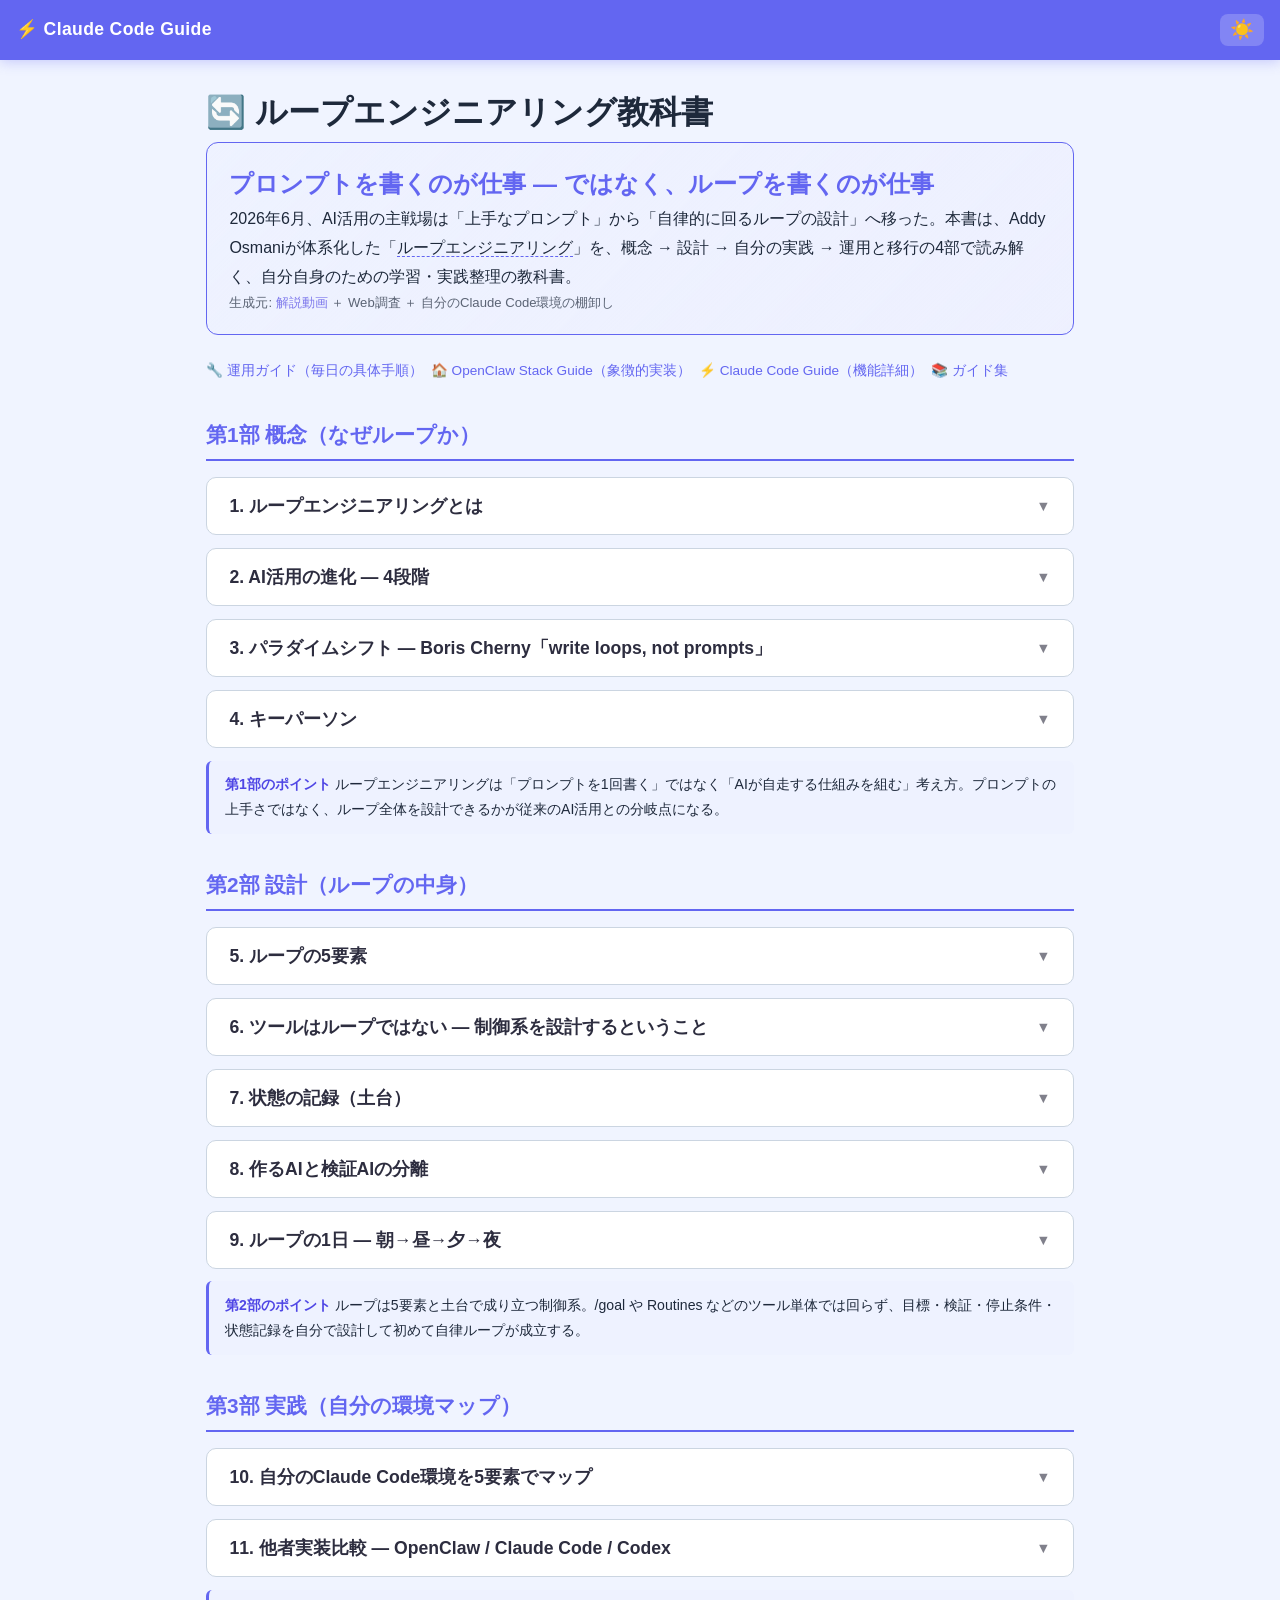
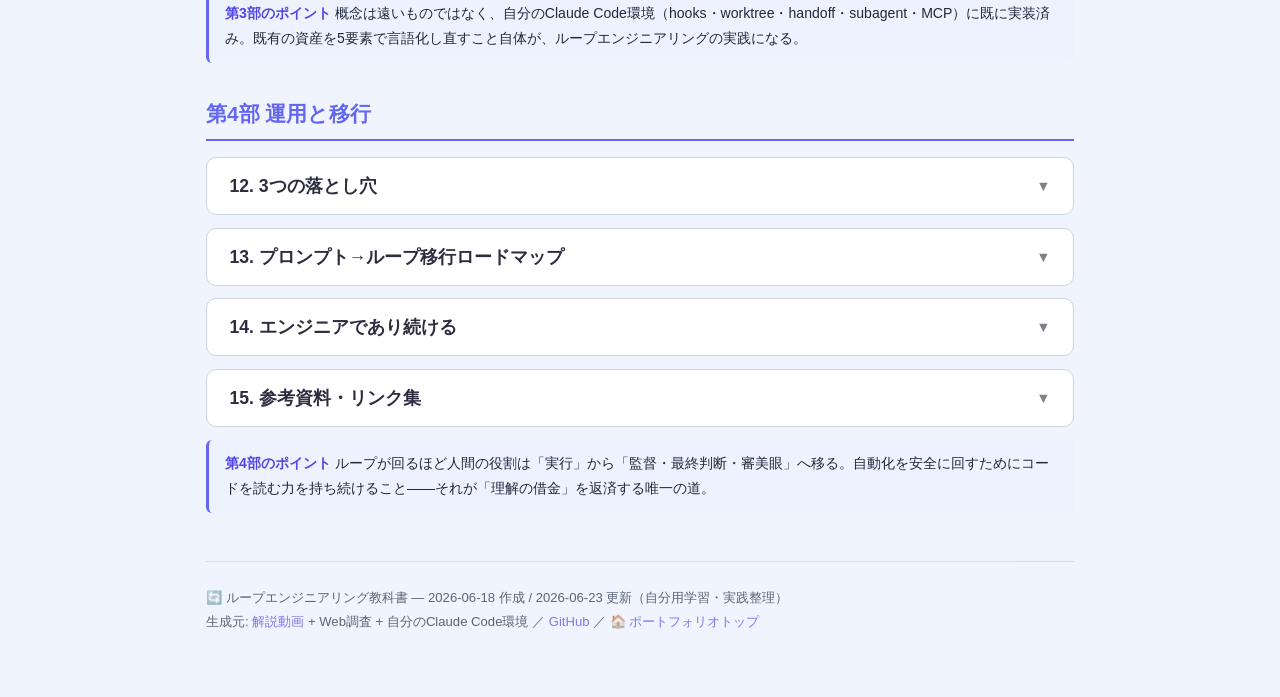
<file: index.html>
<!DOCTYPE html>
<html lang="ja" data-theme="light">
<head>
<meta charset="UTF-8">
<meta name="viewport" content="width=device-width, initial-scale=1.0">
<title>ループエンジニアリング教科書 — Claude Code Guide</title>
<meta name="description" content="2026年のAI活用パラダイム「ループエンジニアリング」を概念→設計→実践→運用で読み解く教科書。Addy Osmani原典・Boris Cherny「write loops, not prompts」">
<meta property="og:title" content="ループエンジニアリング教科書 — Claude Code Guide">
<meta property="og:description" content="ループエンジニアリングを概念→設計→実践→運用で読み解く">
<meta property="og:type" content="article">
<meta property="og:url" content="https://fukukei23.github.io/loop-engineering-guide/">
<meta name="twitter:card" content="summary">
<link rel="stylesheet" href="assets/style.css">
<link rel="icon" href="data:image/svg+xml,<svg xmlns='http://www.w3.org/2000/svg' viewBox='0 0 100 100'><text y='.9em' font-size='90'>🔄</text></svg>">
<style>
.textbook { max-width: 900px; margin: 0 auto; padding: calc(var(--header-h, 60px) + 1.5rem) 1rem 4rem; }
.concept-box {
background: linear-gradient(135deg, var(--accent-bg, rgba(124,58,237,.08)), rgba(124,58,237,.02));
border: 1px solid var(--accent, #7c3aed);
border-radius: 12px; padding: 1.2rem 1.4rem; margin-bottom: 1.5rem;
}
.concept-box h2 { margin-top: 0; color: var(--accent, #7c3aed); }
.acc-item {
border: 1px solid var(--border, rgba(0,0,0,.1)); border-radius: 10px;
margin-bottom: .8rem; overflow: hidden; background: var(--bg-raised, #fff);
}
.acc-item.open > .acc-content { display: block; }
.acc-content { display: none; padding: 1.2rem 1.4rem; border-top: 1px solid var(--border, rgba(0,0,0,.08)); }
.acc-content p, .acc-content li { font-size: .92rem; line-height: 1.7; }
.acc-content h4 { margin: 1rem 0 .3rem; color: var(--accent, #7c3aed); font-size: .95rem; }
.acc-content h4:first-child { margin-top: 0; }
.acc-header {
width: 100%; text-align: left; border: none; background: transparent;
padding: 1rem 1.4rem; font-size: 1.1rem; font-weight: 700; cursor: pointer;
color: var(--fg, #2d2d3f); display: flex; justify-content: space-between; align-items: center;
}
.acc-header:hover { background: rgba(124,58,237,.05); }
.acc-header .caret { transition: transform .2s; font-size: .9rem; opacity: .6; }
.acc-item.open > .acc-header .caret { transform: rotate(180deg); }
.part-h2 { margin: 2rem 0 1rem; padding-bottom: .4rem; border-bottom: 2px solid var(--accent, #7c3aed); color: var(--accent, #7c3aed); font-size: 1.3rem; }
.acc-content table, .ref-table { width: 100%; border-collapse: collapse; margin: .5rem 0; }
.acc-content th, .ref-table th { background: rgba(124,58,237,.1); padding: .5rem; text-align: left; font-size: .82rem; border: 1px solid var(--border, rgba(0,0,0,.1)); }
.acc-content td, .ref-table td { padding: .5rem; font-size: .85rem; border: 1px solid var(--border, rgba(0,0,0,.1)); vertical-align: top; }
.acc-content td a, .ref-table td a { color: var(--accent, #7c3aed); }
.src { font-size: .8rem; color: var(--accent, #7c3aed); text-decoration: none; display: inline-block; margin-top: .4rem; }
.src:hover { text-decoration: underline; }
.top-links { display:flex; gap:.5rem; flex-wrap:wrap; margin-bottom:1.2rem; font-size:.85rem; }
.top-links a { color: var(--accent, #7c3aed); }
blockquote { border-left: 3px solid var(--accent, #7c3aed); margin: .6rem 0; padding: .4rem 1rem; background: rgba(124,58,237,.04); font-style: italic; }
.evolution { display:flex; gap:.3rem; align-items:center; flex-wrap:wrap; margin:.6rem 0; font-weight:600; font-size:.9rem; }
.evolution span { padding:.3rem .6rem; border-radius:6px; background:rgba(124,58,237,.1); color:var(--accent,#7c3aed); }
.evolution .arrow { padding:0 .2rem; opacity:.5; }
.evolution .final { background:var(--accent,#7c3aed); color:#fff; }
.check-ok { color: #16a34a; font-weight: 700; }
.check-ng { color: #dc2626; font-weight: 700; }
</style>
</head>
<body>
<header class="site-header">
<button class="menu-toggle" aria-label="メニュー" id="menuToggle"><span></span><span></span><span></span></button>
<a href="https://fukukei23.github.io/claude-code-guide/" class="site-title">⚡ Claude Code Guide</a>
<button class="theme-toggle" id="themeToggle" aria-label="テーマ切替"><span class="icon-light">☀️</span><span class="icon-dark">🌙</span></button>
</header>
<main class="textbook">
<h1>🔄 ループエンジニアリング教科書</h1>
<div class="concept-box">
<h2>プロンプトを書くのが仕事 — ではなく、ループを書くのが仕事</h2>
<p>2026年6月、AI活用の主戦場は「上手なプロンプト」から「自律的に回るループの設計」へ移った。本書は、Addy Osmaniが体系化した「<span class="term">ループエンジニアリング<span class="term-popup">AIに都度指示を出す自分を置き換え、自律的に回る仕組みを設計する考え方。プロンプトの上手さではなく構造で差がつく</span></span>」を、概念 → 設計 → 自分の実践 → 運用と移行の4部で読み解く、自分自身のための学習・実践整理の教科書。</p>
<p style="font-size:.82rem; margin-bottom:0; opacity:.7;">生成元: <a href="https://www.youtube.com/watch?v=Cps2LgY-ENE">解説動画</a> ＋ Web調査 ＋ 自分のClaude Code環境の棚卸し</p>
</div>
<div class="top-links">
<a href="operation.html">🔧 運用ガイド（毎日の具体手順）</a>
<a href="https://fukukei23.github.io/openclaw-stack-guide/">🏠 OpenClaw Stack Guide（象徴的実装）</a>
<a href="https://fukukei23.github.io/claude-code-guide/">⚡ Claude Code Guide（機能詳細）</a>
<a href="https://fukukei23.github.io/guides/">📚 ガイド集</a>
</div>

<h2 class="part-h2">第1部 概念（なぜループか）</h2>

<div class="acc-item" data-key="ch1">
<button class="acc-header" onclick="toggle(this)">1. ループエンジニアリングとは <span class="caret">▼</span></button>
<div class="acc-content">
<p>Googleのエンジニア <strong>Addy Osmani</strong> が2026年6月に体系化した概念。一言で言えば:</p>
<blockquote>ループエンジニアリングとは、エージェントにプロンプトを出す自分自身を置き換えること。代わりにそれを行うシステムを設計することだ。<br>— Addy Osmani「Loop Engineering」</blockquote>
<p>従来は人間がAIに1回ずつ指示を出し、結果を見て、また次の指示を出す — これを繰り返していた。ループエンジニアリングは、この「指示を出す役割」そのものを <strong>AIが自律的に次のタスクを考えて実行し続ける仕組み（＝ループ）</strong> で置き換える。</p>
<h4>「ループ」とは何か</h4>
<p>ここでのループは、単なる繰り返し処理ではない。<code>while</code> 文のように、AIが <strong>目標達成まで自律的に回り続けるサイクル</strong> を指す。人間は各反復で指示を出すのではなく、ループ全体を設計する。</p>
<a class="src" href="https://addyosmani.com/blog/loop-engineering/" target="_blank">📎 Addy Osmani原典「Loop Engineering」</a>
</div>
</div>

<div class="acc-item" data-key="ch2">
<button class="acc-header" onclick="toggle(this)">2. AI活用の進化 — 4段階 <span class="caret">▼</span></button>
<div class="acc-content">
<p>ループエンジニアリングは突然現れたのではなく、AI活用の進化の到達点。各段階で「人間が工夫する対象」が移り変わってきた。</p>
<div class="evolution">
<span>① Prompt</span><span class="arrow">→</span>
<span>② Context</span><span class="arrow">→</span>
<span>③ Harness</span><span class="arrow">→</span>
<span class="final">④ Loop</span>
</div>
<table>
<tr><th>段階</th><th>人間が工夫する対象</th><th>前提</th></tr>
<tr><td><strong>① Prompt Engineering</strong></td><td>指示文の工夫</td><td>1回のやり取りで大当たりを狙う</td></tr>
<tr><td><strong>② Context Engineering</strong></td><td>文脈の管理（何をAIに見せるか）</td><td>コンテキスト窓の設計</td></tr>
<tr><td><strong>③ Harness Engineering</strong></td><td>環境整備（ガードレール・ツール・監視）</td><td>AIを包み込む実行基盤</td></tr>
<tr><td><strong>④ Loop Engineering</strong></td><td>自律ループ全体の設計</td><td>指示役から降りる</td></tr>
</table>
<p>重要なのは、プロンプトの質だけで差がつかなくなったこと。上手な指示を1回出すより、<strong>失敗して自己修正しながら一歩ずつ進むループ</strong> を組む方が、不確実な現実では安定する。</p>
<h4>Cat Wu（Claude Code Head of Product）の3段階フレーム</h4>
<p>BorisとともにClaude Codeを率いる<strong>Cat Wu</strong>は、上記4段階モデルをより実務的に圧縮した<strong>3段階</strong>で語っている: <strong>source code → agent → loop</strong>。「最初はコードを直接編集していた。次はエージェントにコード編集を頼むようになった。今は <code>/loop</code>・<code>/goal</code>・routineがClaudeにプロンプトを出してくれる」（Boris Cherny）。4段階モデルに対応させると、②Context・③Harnessが「agent」フェーズに、④Loopがそのまま「loop」フェーズにあたる。</p>
<a class="src" href="https://www.theneuron.ai/explainer-articles/claude-code-creators-boris-cherny-and-cat-wu-explain-how-to-use-agent-loops/" target="_blank">📎 The Neuron「Claude Code Creators Boris Cherny & Cat Wu Explain Agent Loops」</a>
</div>
</div>

<div class="acc-item" data-key="ch3">
<button class="acc-header" onclick="toggle(this)">3. パラダイムシフト — Boris Cherny「write loops, not prompts」 <span class="caret">▼</span></button>
<div class="acc-content">
<p>この概念を最も体現しているのが、Anthropicの <strong>Boris Cherny</strong> — Claude Codeの作者（責任者）。彼は自身の仕事をこう表現した:</p>
<blockquote>私の仕事はプロンプトを書くことではない。ループを書くことだ（My job is to write loops, not individual prompts）。<br>— Boris Cherny, Anthropic</blockquote>
<p>Claude Codeという製品自体が、この思想の結晶。ユーザーが都度指示を出すチャットツールではなく、hooks・cron・subagent・スキル・MCPを組み合わせて <strong>自律的にタスクを回す基盤</strong> を提供する。</p>
<h4>何が変わるか</h4>
<p>「良いプロンプトを書く人」から「良いループを設計する人」へ。プロンプトエンジニアリングが「過去の正解」になり、ループ設計がこれからの差別化要因になる。</p>
<h4>実数値で見るBorisの「ループ生活」</h4>
<p>これは比喩ではない。2025年11月、Borisは「使っていなかったから」自分のIDEをアンインストールしたと明かした。続く12月には、Claude Code + Opus 4.5だけで<strong>30日間に259件のPRをマージ</strong>（497コミット、+4万行/−3.8万行・全行Claude Code生成）— その間IDEを一度も開いていない。Stop Hookでループを組み、数分〜数日間（最長で1日18時間）連続稼働させるのが日常運用になっている。</p>
<a class="src" href="https://cobusgreyling.medium.com/loop-engineering-62926dd6991c" target="_blank">📎 Cobus Greyling「Loop Engineering」（Boris発言を直引用）</a>
<a class="src" href="https://news.ycombinator.com/item?id=46407967" target="_blank">📎 「Claude Code creator Boris Cherny landed 259 PRs in 30 days, all by Opus 4.5」（Hacker News）</a>
</div>
</div>

<div class="acc-item" data-key="ch4">
<button class="acc-header" onclick="toggle(this)">4. キーパーソン <span class="caret">▼</span></button>
<div class="acc-content">
<table>
<tr><th>人物</th><th>所属</th><th>役割</th></tr>
<tr><td><strong>Addy Osmani</strong></td><td>Google</td><td>概念の体系化。2026/6/7のブログ投稿が起点。著書『Image Optimization』等で知られる Web パフォーマンスの専門家</td></tr>
<tr><td><strong>Boris Cherny</strong></td><td>Anthropic</td><td>Claude Code作者。「write loops, not prompts」の体現者</td></tr>
<tr><td><strong>Peter Steinberger</strong></td><td>OpenAI（2026年2月〜）</td><td>OpenClaw創業者。シリコンバレーのAI界隈で概念を普及。2026年2月にOpenAI入社を発表、OpenClaw自体は特定企業に支配されない「OpenClaw Foundation」へ移管され、OSSとしての独立運営を継続</td></tr>
<tr><td><strong>Cobus Greyling</strong></td><td>（分析者）</td><td>実装パターンを整理。GitHub に CLI ツールとスターターを公開</td></tr>
</table>
<a class="src" href="https://github.com/cobusgreyling/loop-engineering" target="_blank">📎 cobusgreyling/loop-engineering（実装パターン集）</a>
<a class="src" href="https://techcrunch.com/2026/02/15/openclaw-creator-peter-steinberger-joins-openai/" target="_blank">📎 TechCrunch「OpenClaw creator Peter Steinberger joins OpenAI」</a>
</div>
</div>

<div class="why-box">
<strong>第1部のポイント</strong>
ループエンジニアリングは「プロンプトを1回書く」ではなく「AIが自走する仕組みを組む」考え方。プロンプトの上手さではなく、ループ全体を設計できるかが従来のAI活用との分岐点になる。
</div>

<h2 class="part-h2">第2部 設計（ループの中身）</h2>

<div class="acc-item" data-key="ch5">
<button class="acc-header" onclick="toggle(this)">5. ループの5要素 <span class="caret">▼</span></button>
<div class="acc-content">
<p>自律ループは5つの構成要素で成り立つ。いずれかが欠けるとループは止まるか暴走する。</p>
<table>
<tr><th>要素</th><th>意味</th><th>欠けると</th></tr>
<tr><td><strong>① Clear goal</strong></td><td>明確で検証可能な目標</td><td>いつ終わるか分からない</td></tr>
<tr><td><strong>② Context management</strong></td><td>反復間で状態・文脈を維持</td><td>毎回ゼロからやり直し</td></tr>
<tr><td><strong>③ Verification</strong></td><td>自己評価・出力の検証</td><td>間違いに気づけない</td></tr>
<tr><td><strong>④ Tool use</strong></td><td>ツール・テストの実行能力</td><td>実際の環境に触れない</td></tr>
<tr><td><strong>⑤ Termination conditions</strong></td><td>停止条件の定義</td><td>無限ループ・コスト爆発</td></tr>
</table>
<p>DataScienceDojo はこれを「<strong>trigger + verifiable goal</strong>」— エージェントが目標達成まで人間の追加指示なしに回り続ける構造 — と要約している。進化の系譜としては ReAct パターンの延長。</p>
<a class="src" href="https://datasciencedojo.com/blog/agentic-loops-explained-from-react-to-loop-engineering-2026-guide/" target="_blank">📎 DataScienceDojo「Agentic Loops: From ReAct to Loop Engineering」</a>
</div>
</div>

<!-- ★ 新章 ★ -->
<div class="acc-item" data-key="ch6">
<button class="acc-header" onclick="toggle(this)">6. ツールはループではない — 制御系を設計するということ <span class="caret">▼</span></button>
<div class="acc-content">
<p>Claude Codeには <strong>/goal</strong>（条件達成まで自動継続）と <strong>Routines</strong>（クラウドでスケジュール実行）というネイティブ機能がある。これらは「ループを動かす便利なツール」だが、<strong>「ループエンジニアリング」の本体ではない。</strong></p>

<h4>ツールが担える範囲</h4>
<table>
<tr><th>6要素</th><th>/goal</th><th>Routines</th></tr>
<tr><td>自動継続（Automations）</td><td><span class="check-ok">✅ 担当</span></td><td><span class="check-ok">✅ 担当</span></td></tr>
<tr><td>作業の分離（Worktrees）</td><td><span class="check-ng">❌ 設計が必要</span></td><td><span class="check-ng">❌ 設計が必要</span></td></tr>
<tr><td>知識の永続化（Skills）</td><td><span class="check-ng">❌ 設計が必要</span></td><td><span class="check-ng">❌ 設計が必要</span></td></tr>
<tr><td>外部連携（Connectors）</td><td><span class="check-ng">❌ 設計が必要</span></td><td><span class="check-ng">❌ 設計が必要</span></td></tr>
<tr><td>作者と検証者の分離（Sub-agents）</td><td><span class="check-ng">❌ 設計が必要</span></td><td><span class="check-ng">❌ 設計が必要</span></td></tr>
<tr><td>状態の外部化（Memory）</td><td><span class="check-ng">❌ 設計が必要</span></td><td><span class="check-ng">❌ 設計が必要</span></td></tr>
</table>
<p>/goal と Routines は「Automations（自動継続・スケジュール）」の1ピースを担うだけで、残り5要素は依然として自分で設計する必要がある。<strong>ツールを使えばループが完成するわけではない。</strong></p>

<h4>Boris が言う「ループを書く」の実体</h4>
<p>「ループを書く」とは、ツールの設定を記述することではない。<strong>小さな制御系（control system）を設計すること</strong>だ。Borisの言う「ループ」は、作業を自ら見つけ・割り当て・検証し・状態を記録し・次の作業を決める自律的な制御の仕組みを指す。</p>
<p>制御系の設計には、3つの問いに答える必要がある。</p>
<ul>
<li><strong>何の作業を、どの順序で、どのエージェントに渡すか</strong>（ディスパッチの設計）</li>
<li><strong>「完了」とは何かを機械的に証明できる形で定義できるか</strong>（停止条件の設計）</li>
<li><strong>失敗・暴走をどこで、どう止めるか</strong>（安全ガードの設計）</li>
</ul>
<p>この3つを設計しない限り、/goal を使っても「とりあえず動くが止まり方が分からないループ」になる。</p>

<h4>条件文を書くことが核心スキル</h4>
<p>/goal も Stop Hook も、<strong>条件文の質でループの信頼性が全部決まる。</strong> 評価モデルは「会話のトランスクリプト」しか見ないため、条件文は「Claude 自身の出力で証明できるもの」に限られる。ファイルシステムの直接参照やコマンドの独立実行はできない。</p>
<table>
<tr><th>種類</th><th>例</th><th>理由</th></tr>
<tr><td><span class="check-ng">❌ 悪い</span></td><td>「コードが良くなったら」</td><td>証明不能。評価モデルが判断できない</td></tr>
<tr><td><span class="check-ng">❌ 悪い</span></td><td>「品質が向上したら」</td><td>定量的な出力がない</td></tr>
<tr><td><span class="check-ok">✅ 良い</span></td><td>「test/auth配下の全テストがパスしlintが0エラー」</td><td>テスト結果がトランスクリプトに出力される</td></tr>
<tr><td><span class="check-ok">✅ 良い</span></td><td>「state.jsonのpendingが空配列になる」</td><td>ファイル内容をClaude自身が出力できる</td></tr>
<tr><td><span class="check-ok">✅ 良い</span></td><td>「git statusがクリーンで変更ファイルが10件以下」</td><td>コマンド出力がトランスクリプトに残る</td></tr>
</table>
<blockquote>「完了」を書けなければ、ループではなく願望だ。<br>— Addy Osmani（意訳）</blockquote>
<p style="font-size:.85rem; margin-top:1rem;">補足: /goal は Claude Code v2.1.139 以降で利用可能。Stop Hook の session-scoped ラッパーとして実装されており、<code>disableAllHooks</code> が設定されている環境では使用不可。また <code>ANTHROPIC_BASE_URL</code> を外部プロバイダに差し替えた構成（GLM/MiniMax等）での動作は未確認。</p>
</div>
</div>
<!-- ★ 新章ここまで ★ -->

<div class="acc-item" data-key="ch7">
<button class="acc-header" onclick="toggle(this)">7. 状態の記録（土台） <span class="caret">▼</span></button>
<div class="acc-content">
<p>5要素を支える <strong>土台</strong>。AIはセッションごとに記憶を失うため、この土台が無いと文脈維持（②）も自己修正（③）も成り立たない。</p>
<h4>記憶の外在化</h4>
<p>「今どこまで進んだか」「次に何をやるか」「何に失敗したか」を <strong>外部ファイル（状態ファイル）</strong> に書き残し、次の反復・次のセッションがそれを読み込んで引き継ぐ。AIの記憶を、AIの外側に置く設計。</p>
<blockquote>ループを回すのはAIだが、ループを繋ぐのはファイルだ。</blockquote>
<p>これが無いと、毎セッション「前提を説明し直す」無駄が発生し、ループの自律性が崩れる。</p>
<h4>具体例: Ralph Wiggumテクニック</h4>
<p>「記憶の外在化」を最も極端な形で実践したのが <strong>Ralph Wiggumテクニック</strong>。Geoffrey Huntleyが考案した、<code>while :; do cat PROMPT.md | claude-code; done</code> という単純な無限ループで、AI自身のコンテキストウィンドウには何も保持させず、進捗・仕様・修正計画はすべて<strong>ファイルとgitコミット履歴</strong>に外在化する。2026年初頭、Ryan Carsonがこの手法をスレッドで紹介し（86万ビュー超）、界隈に爆発的に広まった。</p>
<blockquote>このテクニックは不確実な世界において、決定論的に「下手」であることを選ぶ。予測不能に成功するより、予測可能に失敗する方がいい。<br>— Geoffrey Huntley（意訳）</blockquote>
<a class="src" href="https://ghuntley.com/ralph/" target="_blank">📎 Geoffrey Huntley「Ralph Wiggum as a "software engineer"」</a>
</div>
</div>

<div class="acc-item" data-key="ch8">
<button class="acc-header" onclick="toggle(this)">8. 作るAIと検証AIの分離 <span class="caret">▼</span></button>
<div class="acc-content">
<p>ループ設計における最重要ベストプラクティス。</p>
<h4>なぜ分けるか</h4>
<p>同じAIに「コードを書かせて、それをそのままチェックさせる」と、どうしても <strong>判断が甘くなる</strong>。自分の書いたものに甘くなるのは人間と同じ。だから役割を物理的に分ける:</p>
<ul>
<li><strong>作るAI</strong> — 修正案・コードを生成する</li>
<li><strong>検証AI</strong> — プロジェクトの規約・既存テストに照らして、<strong>厳しく</strong>採点する</li>
</ul>
<p>検証AIは「作るAIとは別のコンテキスト・別の指示」で動く。これで初めて、本物のコードレビューと同じ緊張感が生まれる。Claude Code では subagent（code-reviewer・silent-failure-hunter 等）がこの役割を担う。</p>
<p>/goal 自体もこの原則の適用例。作業したClaude が「完了か否か」を自己判定せず、別モデル（Haiku等）が判定する。</p>
</div>
</div>

<div class="acc-item" data-key="ch9">
<button class="acc-header" onclick="toggle(this)">9. ループの1日 — 朝→昼→夕→夜 <span class="caret">▼</span></button>
<div class="acc-content">
<p>自律ループが1日をどう回すか、概念図（元動画の実演）。</p>
<h4>🌅 朝 — 自動実行とタスク抽出</h4>
<p>人間の指示なしにタイマーで起動。「状況整理AI」が前日の失敗ビルド・残課題・最近のコード変更を読み込み、「今日やることリスト」を自動生成してファイルに書き出す。</p>
<h4>☀️ 昼 — 作業部屋の分離と相互検証</h4>
<p>各タスクに独立した作業部屋（干渉しないコンテキスト）を用意。<strong>作るAI</strong>が実装 → 完了後 <strong>検証AI</strong> が規約とテストで厳格に自動検証。</p>
<h4>🌇 夕 — 外部連携とエスカレーション</h4>
<p>検証通過したものを MCP 経由でチケット更新・PR作成・チャット通知。AIだけでは解けない難題は「人間の判断を仰ぐボックス」に仕分け（無理に進めない）。</p>
<h4>🌙 夜 — 状態の保存</h4>
<p>1日の成果・うまくいったこと・残課題を状態ファイルに保存。翌朝、AIがそれを読み込んで記憶が引き継がれる。</p>
</div>
</div>

<div class="why-box">
<strong>第2部のポイント</strong>
ループは5要素と土台で成り立つ制御系。/goal や Routines などのツール単体では回らず、目標・検証・停止条件・状態記録を自分で設計して初めて自律ループが成立する。
</div>

<h2 class="part-h2">第3部 実践（自分の環境マップ）</h2>

<div class="acc-item" data-key="ch10">
<button class="acc-header" onclick="toggle(this)">10. 自分のClaude Code環境を5要素でマップ <span class="caret">▼</span></button>
<div class="acc-content">
<p>「ループエンジニアリング」という概念は遠い存在ではない。自分のClaude Code環境は <strong>既にこのループを実践している</strong>。5要素と土台を、実際の実装に対応させた。</p>
<table>
<tr><th>5要素・土台</th><th>自分の実装</th></tr>
<tr><td><strong>① Clear goal</strong></td><td>GitHub Issue・handoffの「次にやること」・バックログ</td></tr>
<tr><td><strong>② Context management</strong></td><td>git worktree（作業部屋の分離）・CLAUDE.md（プロジェクト固有ルール）</td></tr>
<tr><td><strong>③ Verification</strong></td><td>subagent（code-reviewer / silent-failure-hunter / type-design-analyzer）・テストスイート</td></tr>
<tr><td><strong>④ Tool use</strong></td><td>MCP（brave-search / github / playwright / context7）・hooks（PreToolUse安全チェック等）</td></tr>
<tr><td><strong>⑤ Termination</strong></td><td><code>next-issue.py</code>（pending空で停止）・<code>state.active=false</code></td></tr>
<tr><td><strong>🟪 土台: 状態の記録</strong></td><td>handoff.md・SSOT日記・state.json・memory</td></tr>
</table>
<p>つまり Boris の「write loops, not prompts」は、自分の環境の <code>~/.claude/</code> の中に既に書かれている。この教科書は、その実践を言語化し直す作業でもある。</p>
<p>第6章の観点から補足すると、<strong>ツール（/goal・Routines）の有無にかかわらず、上記の制御系を設計できていることがループエンジニアリングの本質</strong>。ネイティブ機能はあくまで「Automationsの自動継続」を楽にする道具であり、state.json・next-issue.py・Stop Hook連鎖による自前実装は、それと同等かそれ以上の制御系を構成している。</p>
<h4>Tier A（端末ハーネス）/ Tier B（プラットフォームランタイム）— 自分の環境はどちらか</h4>
<p>Cobus Greylingは続編「Loop Engineering Playbook」で、ループの実行環境を2段階に分類している。</p>
<table>
<tr><th>Tier</th><th>定義</th><th>代表例</th><th>向いている規模</th></tr>
<tr><td><strong>Tier A: 端末ハーネス</strong></td><td>開発者の端末で <code>/loop</code> 等を直接実行。sub-agent・skill・MCPコネクタがローカルで完結</td><td>Claude Code、Grok Build</td><td>個人・小規模チーム</td></tr>
<tr><td><strong>Tier B: プラットフォームランタイム</strong></td><td>隔離されたサンドボックス（microVM）上で永続実行。クラッシュ後も状態を復元できるcheckpoint型の実行基盤</td><td>LangChain / LangSmith Sandboxes</td><td>本番・マルチテナント</td></tr>
</table>
<p>自分の環境（Claude Code をターミナルで運用）は <strong>Tier A</strong>。第13章のStep 4〜5は依然Tier Aの範囲内であり、複数テナント・本番SaaS化が必要になった時点でTier Bへの移行を検討する、というのが現実的な判断基準になる。</p>
<a class="src" href="https://cobusgreyling.medium.com/loop-engineering-playbook-4460e01e88d8" target="_blank">📎 Cobus Greyling「Loop Engineering Playbook」</a>
</div>
</div>

<div class="acc-item" data-key="ch11">
<button class="acc-header" onclick="toggle(this)">11. 他者実装比較 — OpenClaw / Claude Code / Codex <span class="caret">▼</span></button>
<div class="acc-content">
<p>2026年時点で、ループエンジニアリング・パターンを組み込んだ主な実装の比較。</p>
<table>
<tr><th>観点</th><th>OpenClaw</th><th>Claude Code</th><th>Codex</th></tr>
<tr><td>提供元</td><td>Peter Steinberger（OSS、2026/2〜OpenAI入社・OpenClaw Foundationへ移管）</td><td>Anthropic（Boris Cherny）</td><td>OpenAI</td></tr>
<tr><td>位置づけ</td><td>ループの象徴的実装・界隈普及の起点</td><td>hooks+cron+subagent+skill+MCPで自律基盤</td><td>OpenAI系コーディングエージェント</td></tr>
<tr><td>ループの担い手</td><td>OSレベルの自動化層</td><td>SessionStart/Stop hooks・自律タスクループ</td><td>エージェント実行ループ（内部）</td></tr>
<tr><td><span class="term">状態の記録<span class="term-popup">進捗や次の作業を外部ファイルに書き残す土台。AIはセッションごとに記憶を失うので、これがないと文脈が切れる</span></span></td><td>外部ファイル</td><td>handoff.md・memory・日記</td><td>セッション状態</td></tr>
</table>
<p>The AI Corner の分析では、Claude Code と Codex は <strong>どちらも2026年にループエンジニアリング・パターンを出荷済み</strong>。違いは、Claude Code が hooks/cron/skill/MCP を <strong>ユーザー側で組み立てられる基盤</strong> として公開している点（自分の環境がまさにそれ）。</p>
<a class="src" href="https://www.the-ai-corner.com/p/loop-engineering-coding-agents-2026" target="_blank">📎 The AI Corner「Loop Engineering: Build Self-Running Coding Agents 2026」</a>
</div>
</div>

<div class="why-box">
<strong>第3部のポイント</strong>
概念は遠いものではなく、自分のClaude Code環境（hooks・worktree・handoff・subagent・MCP）に既に実装済み。既有の資産を5要素で言語化し直すこと自体が、ループエンジニアリングの実践になる。
</div>

<h2 class="part-h2">第4部 運用と移行</h2>

<div class="acc-item" data-key="ch12">
<button class="acc-header" onclick="toggle(this)">12. 3つの落とし穴 <span class="caret">▼</span></button>
<div class="acc-content">
<p>ループは強力だが、放っておくと3つの罠に落ちる。</p>
<h4>① 検証 — 人間の目が必須</h4>
<p>AIの自己検証は甘くなる（第8章）。最終的な「これで出してよいか」の判断は人間が持つ。自動化が進むほど、この最終チェックをサボりたくなるが、そこが一番危ない。</p>
<p>Peter Steinbergerはこれを <strong>「<span class="term">the agentic trap<span class="term-popup">人間が早すぎるタイミングでループから手を引くと、tasteのない大量のslop（低品質量産物）が生まれる罠</span></span>（エージェント的な罠）」</strong> と呼ぶ — 人間が早すぎるタイミングでループから手を引くと、AIは一晩中動き続けても「テイスト（taste）」を持たないため、結局は大量の「slop（質の低い量産物）」しか生まれない。仕様を最初に全部書き切って後は丸投げ、という発想そのものが罠になる。</p>
<blockquote>AIはスパイキーに賢く優秀だが、うまく導かなければ結局slopになる。正しい問いを投げかけなければ、それもslopになる。<br>— Peter Steinberger（意訳）</blockquote>
<a class="src" href="https://creatoreconomy.so/p/how-openclaws-creator-uses-ai-peter-steinberger" target="_blank">📎 Peter Steinberger「the agentic trap」関連インタビュー</a>
<h4>② コスト — 並行処理で計算コスト増大</h4>
<p>ループは（特にマルチエージェントで）並行して回る。サブエージェントを多数起動すると、トークン消費が爆発する。停止条件（第5章⑤）と予算上限の設計が必須。</p>
<h4>③ <span class="term">理解の借金<span class="term-popup">AIが高速生成したコードを人間が説明できない状態。放置すると利息がつき、最終的に破産する</span></span> — AIが超高速生成し、人間がシステムを説明できなくなる</h4>
<p>これが最も恐ろしい。AIが人間を置き去りにしてコードを生成し続けると、人間側が「システムが中で何をやっているか説明できない状態」に陥る。この <strong>理解のギャップ（借金）</strong> は利息がつく。返済（コードを読む力）をサボると、いずめ破産する。</p>
<blockquote>ループが自動化を担うほど、コードを読む力（Python基礎学習等）が重要になる。自動化と理解はトレードオフではない — 自動化を安全に回すために理解が要る。</blockquote>
</div>
</div>

<div class="acc-item" data-key="ch13">
<button class="acc-header" onclick="toggle(this)">13. プロンプト→ループ移行ロードマップ <span class="caret">▼</span></button>
<div class="acc-content">
<p>いきなり完全自律ループは組めない。段階的に5ステップで移行する。</p>
<table>
<tr><th>段階</th><th>やること</th><th>人間の関与</th></tr>
<tr><td><strong>Step 1</strong></td><td>プロンプトの再利用化（スキル化・Markdown化）</td><td>毎回指示（ただし定型化）</td></tr>
<tr><td><strong>Step 2</strong></td><td>状態の記録を始める（handoff・ログ・日記）</td><td>記録の設計のみ</td></tr>
<tr><td><strong>Step 3</strong></td><td>自己検証の導入（subagent・テスト自動実行）</td><td>検証結果の確認</td></tr>
<tr><td><strong>Step 4</strong></td><td>ツール連携（MCP・hooks・通知）</td><td>例外時のみ</td></tr>
<tr><td><strong>Step 5</strong></td><td>完全自律ループ（cron・Stop Hook で次タスク起動）</td><td>監督・最終判断のみ</td></tr>
</table>
<p>自分の環境は Step 4〜5 に到達している。残る課題は「理解の借金」の返済（Step 3 の検証を人間が追える程度に、コードを読む力を保つこと）。</p>
<h4>本番パターン7選（頻度・コスト目安）— どのStepから始めるか</h4>
<p>Cobus Greylingの続編「Loop Engineering Playbook」では、実際に本番投入されているループを7パターンに整理し、頻度とリスク（≒コスト）目安を示している。</p>
<table>
<tr><th>パターン</th><th>頻度</th><th>リスク/コスト目安</th></tr>
<tr><td>PR Babysitter</td><td>5〜15分</td><td>中</td></tr>
<tr><td>CI Sweeper</td><td>5〜15分</td><td>中</td></tr>
<tr><td>Issue Triage</td><td>2時間〜1日</td><td>低</td></tr>
<tr><td>Daily Triage</td><td>1〜2日</td><td>低</td></tr>
<tr><td>Post-Merge Cleanup</td><td>6時間〜1日</td><td>低</td></tr>
<tr><td>Dependency Sweeper</td><td>6時間〜1日</td><td>中</td></tr>
<tr><td>Changelog Drafter</td><td>1日</td><td>低</td></tr>
</table>
<p>頻度が高い（5〜15分間隔）パターンほど暴走時のトークン消費リスクが大きく、「3回失敗したら人間にエスカレーション」という上限設計（第12章②）が必須になる。Step 2〜3（状態記録・自己検証）が固まっていないうちは、まず低頻度・低リスクのDaily Triage / Changelog Drafterから始め、Tier A環境（第10章）で実績を積んでからPR Babysitter等の高頻度パターンに広げるのが安全。</p>
<a class="src" href="https://cobusgreyling.medium.com/loop-engineering-playbook-4460e01e88d8" target="_blank">📎 Cobus Greyling「Loop Engineering Playbook」</a>
</div>
</div>

<div class="acc-item" data-key="ch14">
<button class="acc-header" onclick="toggle(this)">14. エンジニアであり続ける <span class="caret">▼</span></button>
<div class="acc-content">
<p>ループが実行を担うからこそ、人間は <strong>「ただ実行ボタンを押すだけの人」に退化してはならない</strong>。</p>
<h4>人間の新しい役割</h4>
<ul>
<li><strong>全体の俯瞰</strong> — ループの健全性・方向を監視する</li>
<li><strong>最終判断</strong> — 「これで出してよいか」の最後の砦</li>
<li><strong>ループの設計改善</strong> — 止まったループの原因究明・再設計</li>
<li><strong>審美眼</strong> — 何を実行し、何を差し止めるかの倫理的・品質的判断</li>
</ul>
<blockquote>AIが高速に仕事をこなすようになればなるほど、何をさせるかを決める人間の判断が、最大の武器になる。</blockquote>
<p>これは「コードを読めない素人だから関係ない」ではない。むしろ、非IT出身でループを組んでいるからこそ、<strong>コードを読む力を意図的に鍛え続ける</strong> ことが、理解の借金を防ぐ唯一の道。</p>
</div>
</div>

<div class="acc-item" data-key="ch15">
<button class="acc-header" onclick="toggle(this)">15. 参考資料・リンク集 <span class="caret">▼</span></button>
<div class="acc-content">
<table class="ref-table">
<tr><th>資料</th><th>内容</th></tr>
<tr><td><a href="https://addyosmani.com/blog/loop-engineering/" target="_blank">Addy Osmani「Loop Engineering」</a></td><td>概念の原典（2026/6/7）。すべての起点</td></tr>
<tr><td><a href="https://cobusgreyling.medium.com/loop-engineering-62926dd6991c" target="_blank">Cobus Greyling「Loop Engineering」</a></td><td>Boris Cherny 発言の直引用あり。Claude Code哲学との対応</td></tr>
<tr><td><a href="https://www.the-ai-corner.com/p/loop-engineering-coding-agents-2026" target="_blank">The AI Corner</a></td><td>Claude Code / Codex のループ実装を比較</td></tr>
<tr><td><a href="https://lushbinary.com/blog/loop-engineering-ai-coding-agents-guide/" target="_blank">Lushbinary</a></td><td>5要素の実践ガイド</td></tr>
<tr><td><a href="https://datasciencedojo.com/blog/agentic-loops-explained-from-react-to-loop-engineering-2026-guide/" target="_blank">DataScienceDojo</a></td><td>ReAct → Loop Engineering の系譜</td></tr>
<tr><td><a href="https://github.com/cobusgreyling/loop-engineering" target="_blank">cobusgreyling/loop-engineering</a></td><td>実装パターン・CLIツール・スターター（GitHub）</td></tr>
<tr><td><a href="https://code.claude.com/docs/en/goal" target="_blank">Claude Code /goal 公式ドキュメント</a></td><td>条件文の書き方・評価モデルの仕組み</td></tr>
<tr><td><a href="https://code.claude.com/docs/en/routines" target="_blank">Claude Code Routines 公式ドキュメント</a></td><td>スケジュール・API・GitHub Webhookトリガー</td></tr>
<tr><td><a href="https://www.youtube.com/watch?v=Cps2LgY-ENE" target="_blank">解説動画「ループエンジニアリングを知ってみよう」</a></td><td>本書の素材元。【アイ】のAIでできるチャンネル・2分7秒</td></tr>
<tr><td><a href="https://cobusgreyling.medium.com/loop-engineering-playbook-4460e01e88d8" target="_blank">Cobus Greyling「Loop Engineering Playbook」（続編）</a></td><td>7本番パターン・Tier A/Tier B分類</td></tr>
<tr><td><a href="https://www.theneuron.ai/explainer-articles/claude-code-creators-boris-cherny-and-cat-wu-explain-how-to-use-agent-loops/" target="_blank">The Neuron（Boris Cherny & Cat Wu）</a></td><td>「source code → agent → loop」3段階フレーム</td></tr>
<tr><td><a href="https://ghuntley.com/ralph/" target="_blank">Geoffrey Huntley「Ralph Wiggum as a "software engineer"」</a></td><td>状態の外在化を極端な形で実践する手法の原典</td></tr>
<tr><td><a href="https://techcrunch.com/2026/02/15/openclaw-creator-peter-steinberger-joins-openai/" target="_blank">TechCrunch（Steinberger × OpenAI）</a></td><td>OpenClaw Foundationへの移管の経緯</td></tr>
<tr><td><a href="https://creatoreconomy.so/p/how-openclaws-creator-uses-ai-peter-steinberger" target="_blank">Peter Steinberger インタビュー</a></td><td>「the agentic trap」「slop」「taste」の概念</td></tr>
<tr><td><a href="https://news.ycombinator.com/item?id=46407967" target="_blank">Hacker News（Boris Cherny 259 PRs）</a></td><td>30日259PR・IDEアンインストールの実数値</td></tr>
</table>
<h4>関連ガイド（自分の環境）</h4>
<ul>
<li><a href="https://fukukei23.github.io/openclaw-stack-guide/">OpenClaw Stack Guide</a> — ループの象徴的実装</li>
<li><a href="https://fukukei23.github.io/claude-code-guide/">Claude Code Guide</a> — hooks/skill/MCP/subagent の機能詳細</li>
<li><a href="https://fukukei23.github.io/python-reading-guide/">Python基礎Guide</a> — 「理解の借金」返済の道具</li>
</ul>
</div>
</div>

<div class="why-box">
<strong>第4部のポイント</strong>
ループが回るほど人間の役割は「実行」から「監督・最終判断・審美眼」へ移る。自動化を安全に回すためにコードを読む力を持ち続けること――それが「理解の借金」を返済する唯一の道。
</div>

<footer style="margin-top:3rem; padding-top:1.5rem; border-top:1px solid var(--border,rgba(0,0,0,.1)); font-size:.82rem; opacity:.7;">
<p>🔄 ループエンジニアリング教科書 — 2026-06-18 作成 / 2026-06-23 更新（自分用学習・実践整理）</p>
<p>生成元: <a href="https://www.youtube.com/watch?v=Cps2LgY-ENE">解説動画</a> + Web調査 + 自分のClaude Code環境 ／ <a href="https://github.com/fukukei23/loop-engineering-guide">GitHub</a> ／ <a href="https://fukukei23.github.io/">🏠 ポートフォリオトップ</a></p>
</footer>
</main>
<script>
function toggle(h){const i=h.closest(".acc-item"),o=i.classList.contains("open");i.classList.toggle("open",!o);const k=i.dataset.key;if(k)localStorage.setItem("acc_"+k,(!o).toString());}
document.querySelectorAll(".acc-item[data-key]").forEach(i=>{const k=i.dataset.key;if(localStorage.getItem("acc_"+k)==="true")i.classList.add("open");});
// テーマ切替
const themeToggle=document.getElementById('themeToggle');
const savedTheme=localStorage.getItem('theme')||'light';
document.documentElement.setAttribute('data-theme',savedTheme);
themeToggle.addEventListener('click',()=>{const cur=document.documentElement.getAttribute('data-theme');const next=cur==='dark'?'light':'dark';document.documentElement.setAttribute('data-theme',next);localStorage.setItem('theme',next);});
// メニュー（モバイル）
const menuToggle=document.getElementById('menuToggle');
if(menuToggle){menuToggle.addEventListener('click',()=>{document.body.classList.toggle('nav-open');});}

// === 注釈強化: term tooltip ===
(function(){
  var tip = document.createElement('div');
  tip.id = 'term-tooltip';
  document.body.appendChild(tip);
  var currentTerm = null;
  function showTip(term) {
    var popup = term.querySelector('.term-popup');
    if (!popup) return;
    tip.textContent = popup.textContent;
    tip.style.display = 'block';
    tip.classList.remove('below');
    var r = term.getBoundingClientRect();
    var tw = tip.offsetWidth, th = tip.offsetHeight;
    var left = Math.max(8, Math.min(r.left + r.width/2 - tw/2, window.innerWidth - tw - 8));
    var top = r.top - th - 10;
    if (top < 8) { top = r.bottom + 10; tip.classList.add('below'); }
    tip.style.left = left + 'px'; tip.style.top = top + 'px';
    currentTerm = term;
  }
  function hideTip() { tip.style.display = 'none'; currentTerm = null; }
  document.querySelectorAll('.term').forEach(function(t){
    t.setAttribute('tabindex','0');
    t.addEventListener('mouseenter', function(){ showTip(t); });
    t.addEventListener('mouseleave', function(){ hideTip(); });
    t.addEventListener('focus', function(){ showTip(t); });
    t.addEventListener('blur', function(){ hideTip(); });
    t.addEventListener('click', function(e){ e.stopPropagation(); if (currentTerm===t){hideTip();} else {showTip(t);} });
  });
  document.addEventListener('click', function(){ hideTip(); });
  window.addEventListener('scroll', function(){ if (currentTerm) showTip(currentTerm); }, {passive:true});
})();
</script>
</body>
</html>
</file>
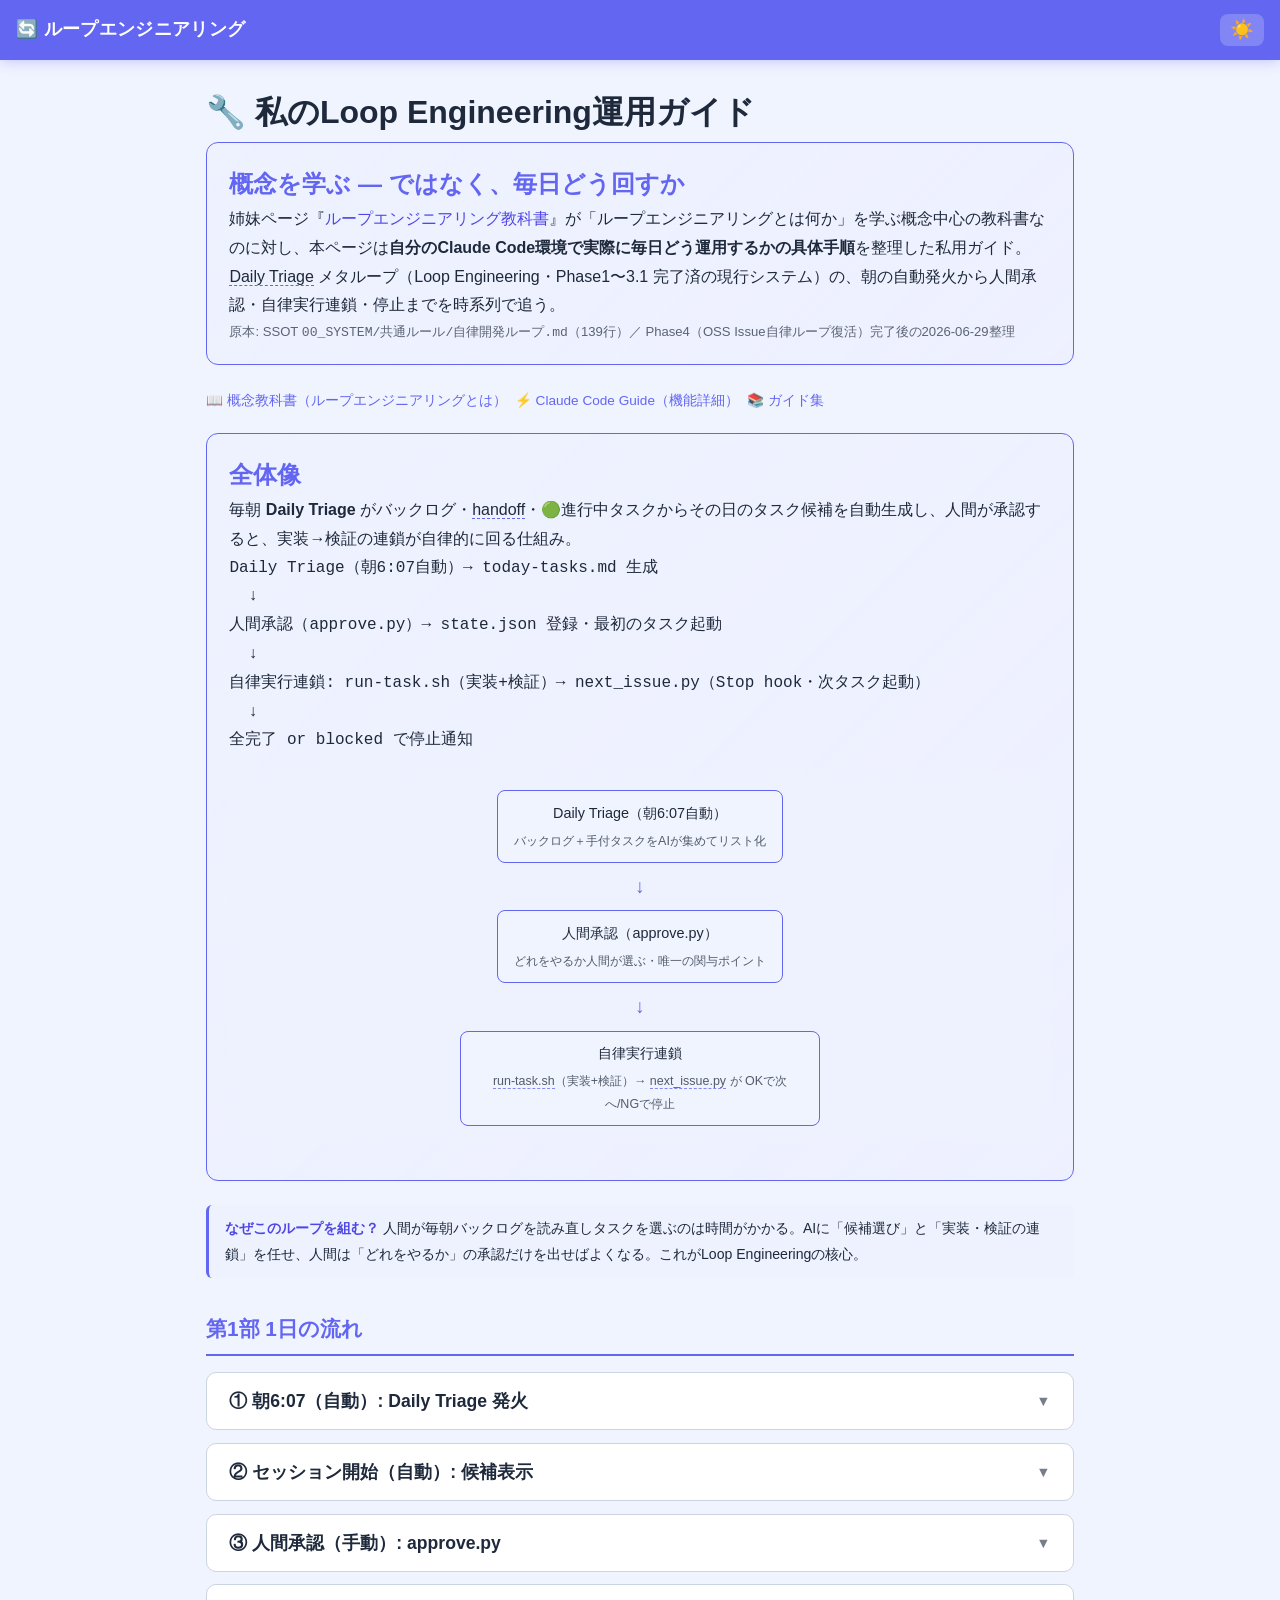
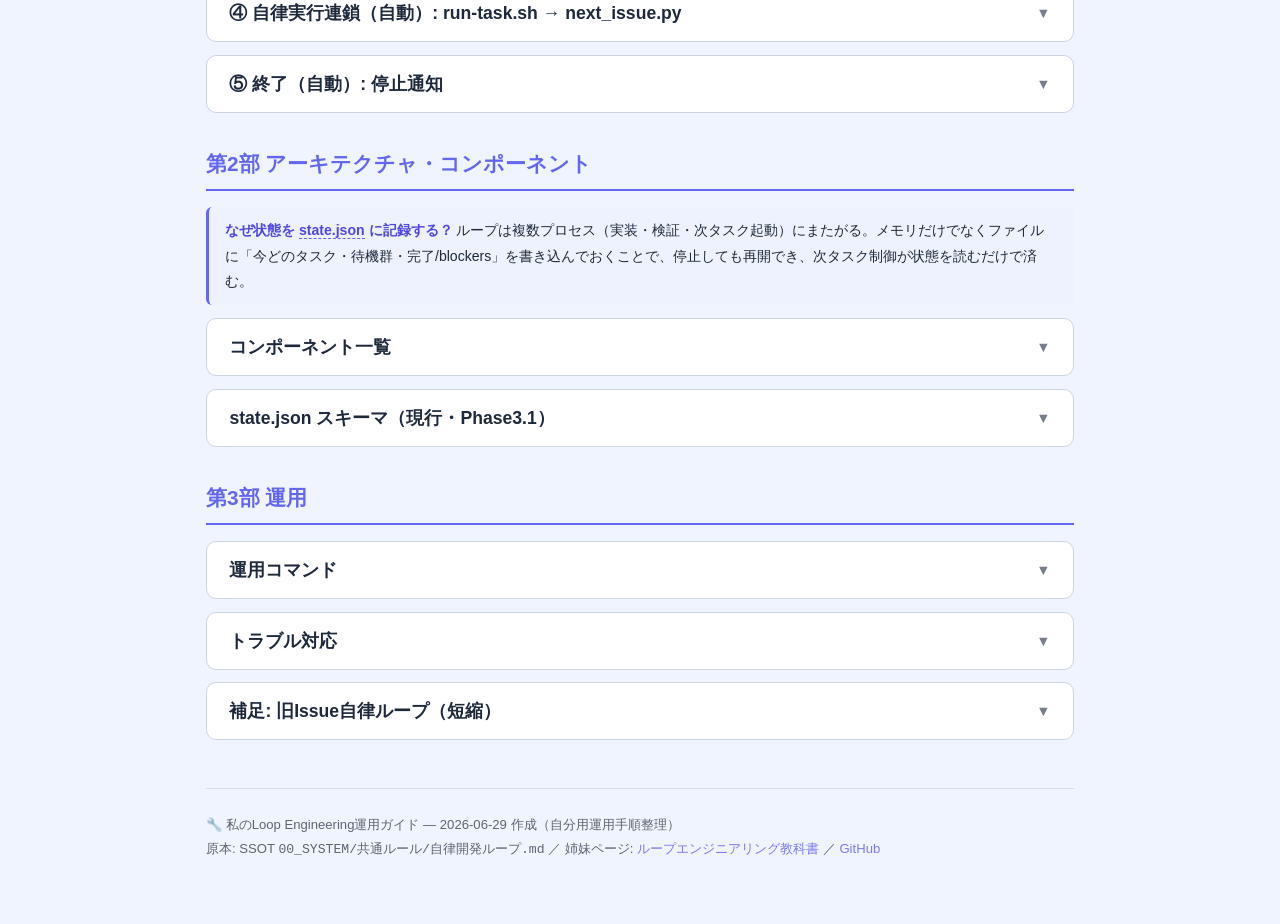
<file: operation.html>
<!DOCTYPE html>
<html lang="ja" data-theme="light">
<head>
<meta charset="UTF-8">
<meta name="viewport" content="width=device-width, initial-scale=1.0">
<title>私のLoop Engineering運用ガイド — 具体手順</title>
<meta name="description" content="自分のClaude Code環境でLoop Engineering（Daily Triage メタループ）を毎日どう運用するかの具体手順。cron・承認ゲート・state.json・トラブル対応まで。">
<meta property="og:title" content="私のLoop Engineering運用ガイド — 具体手順">
<meta property="og:description" content="Daily Triage メタループの毎日の運用手順・アーキテクチャ・state.json・トラブル対応">
<meta property="og:type" content="article">
<meta property="og:url" content="https://fukukei23.github.io/loop-engineering-guide/operation.html">
<meta name="twitter:card" content="summary">
<link rel="stylesheet" href="assets/style.css">
<link rel="icon" href="data:image/svg+xml,<svg xmlns='http://www.w3.org/2000/svg' viewBox='0 0 100 100'><text y='.9em' font-size='90'>🔧</text></svg>">
<style>
.textbook { max-width: 900px; margin: 0 auto; padding: calc(var(--header-h, 60px) + 1.5rem) 1rem 4rem; overflow-wrap: anywhere; word-break: break-word; }
.concept-box {
background: linear-gradient(135deg, var(--accent-bg, rgba(124,58,237,.08)), rgba(124,58,237,.02));
border: 1px solid var(--accent, #7c3aed);
border-radius: 12px; padding: 1.2rem 1.4rem; margin-bottom: 1.5rem;
}
.concept-box h2 { margin-top: 0; color: var(--accent, #7c3aed); }
.acc-item {
border: 1px solid var(--border, rgba(0,0,0,.1)); border-radius: 10px;
margin-bottom: .8rem; overflow: hidden; background: var(--bg-card, #fff);
}
.acc-item.open > .acc-content { display: block; }
.acc-content { display: none; padding: 1.2rem 1.4rem; border-top: 1px solid var(--border, rgba(0,0,0,.08)); }
.acc-content p, .acc-content li { font-size: .92rem; line-height: 1.7; }
.acc-content h4 { margin: 1rem 0 .3rem; color: var(--accent, #7c3aed); font-size: .95rem; }
.acc-content h4:first-child { margin-top: 0; }
.acc-header {
width: 100%; text-align: left; border: none; background: transparent;
padding: 1rem 1.4rem; font-size: 1.1rem; font-weight: 700; cursor: pointer;
color: var(--text, #1e293b); display: flex; justify-content: space-between; align-items: center;
}
.acc-header:hover { background: rgba(124,58,237,.05); }
.acc-header .caret { transition: transform .2s; font-size: .9rem; opacity: .6; }
.acc-item.open > .acc-header .caret { transform: rotate(180deg); }
.part-h2 { margin: 2rem 0 1rem; padding-bottom: .4rem; border-bottom: 2px solid var(--accent, #7c3aed); color: var(--accent, #7c3aed); font-size: 1.3rem; }
.acc-content table, .ref-table { width: 100%; max-width: 100%; border-collapse: collapse; margin: .5rem 0; display: block; overflow-x: auto; -webkit-overflow-scrolling: touch; }
.acc-content th, .ref-table th { background: rgba(124,58,237,.1); padding: .5rem; text-align: left; font-size: .82rem; border: 1px solid var(--border, rgba(0,0,0,.1)); }
.acc-content td, .ref-table td { padding: .5rem; font-size: .85rem; border: 1px solid var(--border, rgba(0,0,0,.1)); vertical-align: top; }
.acc-content td a, .ref-table td a { color: var(--accent, #7c3aed); }
.src { font-size: .8rem; color: var(--accent, #7c3aed); text-decoration: none; display: inline-block; margin-top: .4rem; }
.src:hover { text-decoration: underline; }
.top-links { display:flex; gap:.5rem; flex-wrap:wrap; margin-bottom:1.2rem; font-size:.85rem; }
.top-links a { color: var(--accent, #7c3aed); }
blockquote { border-left: 3px solid var(--accent, #7c3aed); margin: .6rem 0; padding: .4rem 1rem; background: rgba(124,58,237,.04); font-style: italic; }
.acc-content pre { background: rgba(124,58,237,.06); border: 1px solid var(--border, rgba(0,0,0,.1)); border-radius: 8px; padding: .8rem 1rem; overflow-x: auto; max-width: 100%; font-size: .82rem; line-height: 1.5; -webkit-overflow-scrolling: touch; }
.acc-content code { background: rgba(124,58,237,.08); padding: .1rem .35rem; border-radius: 4px; font-size: .85rem; }
.acc-content pre code { background: transparent; padding: 0; }
.check-ok { color: #16a34a; font-weight: 700; }
.check-ng { color: #dc2626; font-weight: 700; }
</style>
</head>
<body>
<header class="site-header">
<button class="menu-toggle" aria-label="メニュー" id="menuToggle"><span></span><span></span><span></span></button>
<a href="https://fukukei23.github.io/loop-engineering-guide/" class="site-title">🔄 ループエンジニアリング</a>
<button class="theme-toggle" id="themeToggle" aria-label="テーマ切替"><span class="icon-light">☀️</span><span class="icon-dark">🌙</span></button>
</header>
<main class="textbook">
<h1>🔧 私のLoop Engineering運用ガイド</h1>
<div class="concept-box">
<h2>概念を学ぶ — ではなく、毎日どう回すか</h2>
<p>姉妹ページ『<a href="index.html">ループエンジニアリング教科書</a>』が「ループエンジニアリングとは何か」を学ぶ概念中心の教科書なのに対し、本ページは<strong>自分のClaude Code環境で実際に毎日どう運用するかの具体手順</strong>を整理した私用ガイド。<span class="term">Daily Triage<span class="term-popup">朝6:07にAIがバックログ等から当日タスク候補を自動生成する仕組み</span></span> メタループ（Loop Engineering・Phase1〜3.1 完了済の現行システム）の、朝の自動発火から人間承認・自律実行連鎖・停止までを時系列で追う。</p>
<p style="font-size:.82rem; margin-bottom:0; opacity:.7;">原本: SSOT <code>00_SYSTEM/共通ルール/自律開発ループ.md</code>（139行）／ Phase4（OSS Issue自律ループ復活）完了後の2026-06-29整理</p>
</div>
<div class="top-links">
<a href="index.html">📖 概念教科書（ループエンジニアリングとは）</a>
<a href="https://fukukei23.github.io/claude-code-guide/">⚡ Claude Code Guide（機能詳細）</a>
<a href="https://fukukei23.github.io/guides/">📚 ガイド集</a>
</div>

<div class="concept-box">
<h2>全体像</h2>
<p>毎朝 <strong>Daily Triage</strong> がバックログ・<span class="term">handoff<span class="term-popup">前回セッションの文脈を次に渡す引き継ぎメモ</span></span>・🟢進行中タスクからその日のタスク候補を自動生成し、人間が承認すると、実装→検証の連鎖が自律的に回る仕組み。</p>
<pre><code>Daily Triage（朝6:07自動）→ today-tasks.md 生成
  ↓
人間承認（approve.py）→ state.json 登録・最初のタスク起動
  ↓
自律実行連鎖: run-task.sh（実装+検証）→ next_issue.py（Stop hook・次タスク起動）
  ↓
全完了 or blocked で停止通知</code></pre>
<div class="flow-diagram" aria-label="1日の流れフロー">
  <div class="flow-node">Daily Triage（朝6:07自動）<small>バックログ＋手付タスクをAIが集めてリスト化</small></div>
  <div class="flow-arrow">↓</div>
  <div class="flow-node">人間承認（approve.py）<small>どれをやるか人間が選ぶ・唯一の関与ポイント</small></div>
  <div class="flow-arrow">↓</div>
  <div class="flow-node">自律実行連鎖<small><span class="term">run-task.sh<span class="term-popup">実装と検証を別プロセスで回す実行スクリプト</span></span>（実装+検証）→ <span class="term">next_issue.py<span class="term-popup">1タスク終了後に次タスクへ自動遷移させる制御</span></span> が OKで次へ/NGで停止</small></div>
</div>
</div>

<div class="why-box">
  <strong>なぜこのループを組む？</strong>
  人間が毎朝バックログを読み直しタスクを選ぶのは時間がかかる。AIに「候補選び」と「実装・検証の連鎖」を任せ、人間は「どれをやるか」の承認だけを出せばよくなる。これがLoop Engineeringの核心。
</div>

<h2 class="part-h2">第1部 1日の流れ</h2>

<div class="acc-item" data-key="op1">
<button class="acc-header" onclick="toggle(this)">① 朝6:07（自動）: Daily Triage 発火 <span class="caret">▼</span></button>
<div class="acc-content">
<p><code>daily-triage.sh --notify-discord</code> が cron（<span class="term"><code>renew-crons.sh</code><span class="term-popup">cronジョブを再登録して永続化する（durableジョブは7日で期限切れするため定期更新）</span></span> 経由で永続化）で発火する。人間は何もしなくてよい。</p>
<h4>何が起きるか（4ステップで順に）</h4>
<ol>
<li><strong>材料集め</strong>: <span class="term">バックログ<span class="term-popup">未完了タスクの一覧表。SSOTの「バックログ.md」が正典</span></span>（タスク一覧）＋ handoff（前回の引き継ぎ）＋ <span class="term">🟢進行中タスク<span class="term-popup">active-sessions.mdで他セッションが占有中のタスク。重複着手を防ぐため候補から除外</span></span>（他セッション作業中）を集める</li>
<li><strong>優先度判定</strong>: Claude（GLM）が「今日やるべき順」を判定し、<code>~/.claude/state/today-tasks.md</code> に書き出す</li>
<li><strong>自動/手動の振り分け</strong>: 各タスクに <span class="term">marker<span class="term-popup">today-tasks.mdで自動実行可か手動かを区別する印</span></span>（印）を付ける − <code>(repo: 名前)</code> なら自動実行可・<code>(手動)</code> なら人間対応</li>
<li><strong>通知</strong>: <span class="term">Discord webhook<span class="term-popup">Discordの特定チャンネルにメッセージを自動送信する仕組み。通知先のURL</span></span> で結果を送る（未設定なら警告だけ）</li>
</ol>
</div>
</div>

<div class="acc-item" data-key="op2">
<button class="acc-header" onclick="toggle(this)">② セッション開始（自動）: 候補表示 <span class="caret">▼</span></button>
<div class="acc-content">
<p><span class="term">SessionStart hook<span class="term-popup">セッション開始時に発火する仕掛け。handoff読込等を自動化</span></span>（<span class="term"><code>load-obsidian-log.sh</code><span class="term-popup">SessionStart hook本体。セッション開始時にhandoffとtoday-tasks.mdを読み込む</span></span>）が <span class="term"><code>today-tasks.md</code><span class="term-popup">当日のタスク候補リスト（優先度順・marker付き）。daily-triage.sh が生成</span></span> を表示する。人間が候補を確認するだけ。</p>
</div>
</div>

<div class="acc-item" data-key="op3">
<button class="acc-header" onclick="toggle(this)">③ 人間承認（手動）: approve.py <span class="caret">▼</span></button>
<div class="acc-content">
<p><code>python3 approve.py</code> で実行するタスクを番号選択する。ここが<strong>唯一の人間の関与ポイント</strong>（<span class="term">承認ゲート<span class="term-popup">AIが勝手に実行しないよう人間がGOを出す唯一の関所</span></span>）。</p>
<h4>承認ゲートの挙動</h4>
<ul>
<li><code>(手動)</code> marker 付き・repo が実在しないタスクは自動除外</li>
<li>実在 repo のみキューへ（Phase3.1: <span class="term">per-task repo<span class="term-popup">タスクごとに対象リポジトリを紐付ける方式。多repo混在キューに対応</span></span> で多 repo 混在キューに対応）</li>
<li><span class="term"><code>state.json</code><span class="term-popup">ループの進行状態（active/current/pending/completed/blocked）を記録するファイル。停止再開の要</span></span> に pending / current を登録</li>
<li>最初のタスクが <span class="term"><code>run-task.sh</code><span class="term-popup">実装＋検証を別プロセスで回す実行スクリプト。current.repoを読んで対象repoで実行</span></span> でバックグラウンド起動</li>
</ul>
</div>
</div>

<div class="acc-item" data-key="op4">
<button class="acc-header" onclick="toggle(this)">④ 自律実行連鎖（自動）: run-task.sh → next_issue.py <span class="caret">▼</span></button>
<div class="acc-content">
<p>人間が承認した後は、完全に自律的に回る。</p>
<h4>run-task.sh（実装 + 検証）</h4>
<p>実装 claude（git commit まで）→ 検証 claude（別プロセス・ch8 分離）。検証結果を <span class="term"><code>verify-result.txt</code><span class="term-popup">検証プロセスが書き出す OK/NG の判定結果ファイル。next_issue.py が読んで次タスク起動を制御</span></span> に <code>OK</code> / <code>NG</code> で書き出す。</p>
<h4><span class="term">Stop hook<span class="term-popup">Claude終了時に発火する仕掛け。ここで次タスクを起動する</span></span> → next_issue.py（次タスク起動）</h4>
<p><span class="term"><code>verify-result.txt</code><span class="term-popup">検証プロセスが書き出す OK/NG の判定結果ファイル。next_issue.py が読んで次タスク起動を制御</span></span> を判定し、次タスクへ遷移させる。</p>
<table>
<tr><th>検証結果</th><th>遷移</th></tr>
<tr><td><code>OK</code></td><td><code>completed</code> に記録・pending から次タスクを current に昇格して起動</td></tr>
<tr><td><code>NG</code></td><td><code>blocked</code> に記録・停止（Phase3 では即停止・Phase4-B でリトライ厳密化予定だが実測0失敗で YAGNI 後回し）</td></tr>
</table>
</div>
</div>

<div class="acc-item" data-key="op5">
<button class="acc-header" onclick="toggle(this)">⑤ 終了（自動）: 停止通知 <span class="caret">▼</span></button>
<div class="acc-content">
<ul>
<li>全タスク完了 → Windows トースト「dev-cycle 完了」</li>
<li>検証 NG 等 → <code>blocked</code>・<code>active: false</code> で停止通知（人間エスカレーション）</li>
</ul>
</div>
</div>

<h2 class="part-h2">第2部 アーキテクチャ・コンポーネント</h2>

<div class="why-box">
  <strong>なぜ状態を <span class="term">state.json<span class="term-popup">ループの進行状態（実行中/待機/完了/blockers）を記録するファイル。停止再開の要</span></span> に記録する？</strong>
  ループは複数プロセス（実装・検証・次タスク起動）にまたがる。メモリだけでなくファイルに「今どのタスク・待機群・完了/blockers」を書き込んでおくことで、停止しても再開でき、次タスク制御が状態を読むだけで済む。
</div>

<div class="acc-item" data-key="op6">
<button class="acc-header" onclick="toggle(this)">コンポーネント一覧 <span class="caret">▼</span></button>
<div class="acc-content">
<p>全コンポーネントは <code>~/projects/claude-config/scripts/auto-dev/</code> 配下。</p>
<table>
<tr><th>コンポーネント</th><th>役割</th></tr>
<tr><td><code>daily-triage.sh</code></td><td>Triage 発火エンジン（Claude判定呼出・today-tasks.md 生成・Discord通知）</td></tr>
<tr><td><code>daily_triage.py</code></td><td>バックログ/handoff収集・LLM判定・repo付与（<code>validate_repo()</code> 実在チェック二重防御）</td></tr>
<tr><td><code>approve.py</code></td><td>人間承認ゲート・<code>select_queueable()</code> で manual除外・state.json 登録</td></tr>
<tr><td><code>run-task.sh</code></td><td>実装 + 検証（別プロセス）・<code>current.repo</code> を読んで対象 repo で実行</td></tr>
<tr><td><code>next_issue.py</code></td><td>Stop hook 発火・<code>verify-result.txt</code> 判定・completed/blocked 遷移・次タスク起動</td></tr>
</table>
</div>
</div>

<div class="acc-item" data-key="op7">
<button class="acc-header" onclick="toggle(this)">state.json スキーマ（現行・Phase3.1） <span class="caret">▼</span></button>
<div class="acc-content">
<table>
<tr><th>キー</th><th>意味</th></tr>
<tr><td><code>active</code></td><td>ループ生存フラグ（false で即終了）</td></tr>
<tr><td><code>current</code></td><td>実行中タスク（<code>repo</code> は per-task・真実のソース）</td></tr>
<tr><td><code>pending</code></td><td>待機中タスク群（多 repo 混在可）</td></tr>
<tr><td><code>completed</code> / <code>blocked</code></td><td>各タスクの <code>repo</code> を記録</td></tr>
</table>
<blockquote>Phase3.1 で top-level <code>repo_path</code> は廃止。per-task <code>repo</code> が真実。</blockquote>
</div>
</div>

<h2 class="part-h2">第3部 運用</h2>

<div class="acc-item" data-key="op8">
<button class="acc-header" onclick="toggle(this)">運用コマンド <span class="caret">▼</span></button>
<div class="acc-content">
<pre><code># 手動で Daily Triage 実行（通知なし）
bash ~/projects/claude-config/scripts/auto-dev/daily-triage.sh

# 承認（候補選択 → state.json 登録・最初のタスク起動）
python3 ~/projects/claude-config/scripts/auto-dev/approve.py

# state.json 確認
cat ~/.claude/state/state.json

# テスト（claude-config/scripts/auto-dev で）
python3 -m pytest -q</code></pre>
</div>
</div>

<div class="acc-item" data-key="op9">
<button class="acc-header" onclick="toggle(this)">トラブル対応 <span class="caret">▼</span></button>
<div class="acc-content">
<table>
<tr><th>症状</th><th>原因・対処</th></tr>
<tr><td>承認時に today-tasks.md が変わる</td><td>別セッションが daily-triage.sh を実行した可能性。承認直前に再読 or タイムスタンプ確認（Phase3.1 残課題・根本対応は別タスク）</td></tr>
<tr><td>検証 NG で停止</td><td><code>blocked</code> を確認・手動で修正後、<code>active: true</code> + pending 追加で再開</td></tr>
<tr><td>cron 期限切れ</td><td>durable ジョブは7日で自動削除。<code>renew-crons.sh</code> で再登録</td></tr>
</table>
</div>
</div>

<div class="acc-item" data-key="op10">
<button class="acc-header" onclick="toggle(this)">補足: 旧Issue自律ループ（短縮） <span class="caret">▼</span></button>
<div class="acc-content">
<p>Loop Engineering 導入前に使っていた方式。Phase4（OSS Issue自律ループ復活）で別途再設計済み。</p>
<ul>
<li><strong>方式</strong>: <code>CronCreate</code>（durable・毎時）で <code>gh issue list</code> のオープンIssueを自律実装（ブランチ作成→実装→テスト→PR）</li>
<li><strong>現状</strong>: <code>start.sh --auto</code> 廃止 → Phase4 で <code>fetch_issues.py</code>/<code>set-mode.sh</code>/<code>auto-loop-config.yaml</code> + ハイブリッド承認ゲート（manual/auto）・単一 auto-loop ラベル・max3 安全装置で復活（60テスト passed）</li>
</ul>
<a class="src" href="https://fukukei23.github.io/loop-engineering-guide/">📎 詳細は概念教科書の第3部（自分の環境マップ）を参照</a>
</div>
</div>

<footer style="margin-top:3rem; padding-top:1.5rem; border-top:1px solid var(--border,rgba(0,0,0,.1)); font-size:.82rem; opacity:.7;">
<p>🔧 私のLoop Engineering運用ガイド — 2026-06-29 作成（自分用運用手順整理）</p>
<p>原本: SSOT <code>00_SYSTEM/共通ルール/自律開発ループ.md</code> ／ 姉妹ページ: <a href="index.html">ループエンジニアリング教科書</a> ／ <a href="https://github.com/fukukei23/loop-engineering-guide">GitHub</a></p>
</footer>
</main>
<script>
function toggle(h){const i=h.closest(".acc-item"),o=i.classList.contains("open");i.classList.toggle("open",!o);const k=i.dataset.key;if(k)localStorage.setItem("acc_"+k,(!o).toString());}
document.querySelectorAll(".acc-item[data-key]").forEach(i=>{const k=i.dataset.key;if(localStorage.getItem("acc_"+k)==="true")i.classList.add("open");});
// テーマ切替
const themeToggle=document.getElementById('themeToggle');
const savedTheme=localStorage.getItem('theme')||'light';
document.documentElement.setAttribute('data-theme',savedTheme);
themeToggle.addEventListener('click',()=>{const cur=document.documentElement.getAttribute('data-theme');const next=cur==='dark'?'light':'dark';document.documentElement.setAttribute('data-theme',next);localStorage.setItem('theme',next);});
// メニュー（モバイル）
const menuToggle=document.getElementById('menuToggle');
if(menuToggle){menuToggle.addEventListener('click',()=>{document.body.classList.toggle('nav-open');});}

// === 注釈強化: term tooltip（ホバー/フォーカス/タップ対応・a11y） ===
(function(){
  var tip = document.createElement('div');
  tip.id = 'term-tooltip';
  document.body.appendChild(tip);
  var currentTerm = null;

  function showTip(term) {
    var popup = term.querySelector('.term-popup');
    if (!popup) return;
    tip.textContent = popup.textContent;
    tip.style.display = 'block';
    tip.classList.remove('below');
    var r = term.getBoundingClientRect();
    var tw = tip.offsetWidth;
    var th = tip.offsetHeight;
    var left = r.left + r.width / 2 - tw / 2;
    left = Math.max(8, Math.min(left, window.innerWidth - tw - 8));
    var top = r.top - th - 10;
    if (top < 8) { top = r.bottom + 10; tip.classList.add('below'); }
    tip.style.left = left + 'px';
    tip.style.top = top + 'px';
    currentTerm = term;
  }
  function hideTip() { tip.style.display = 'none'; currentTerm = null; }

  document.querySelectorAll('.term').forEach(function(t){
    t.setAttribute('tabindex', '0');
    t.addEventListener('mouseenter', function(){ showTip(t); });
    t.addEventListener('mouseleave', function(){ hideTip(); });
    t.addEventListener('focus', function(){ showTip(t); });
    t.addEventListener('blur', function(){ hideTip(); });
    t.addEventListener('click', function(e){
      e.stopPropagation();
      if (currentTerm === t) { hideTip(); } else { showTip(t); }
    });
  });
  document.addEventListener('click', function(){ hideTip(); });
  window.addEventListener('scroll', function(){ if (currentTerm) showTip(currentTerm); }, {passive:true});
})();
</script>
</body>
</html>
</file>
<file: assets/style.css>
/* Claude Code Guide — Mobile-first Stylesheet v2 */

:root {
    --bg: #f0f4ff;
    --bg-card: #ffffff;
    --bg-secondary: #e8edf5;
    --text: #1e293b;
    --text-secondary: #64748b;
    --accent: #6366f1;
    --accent-bg: #eef2ff;
    --accent-dark: #4f46e5;
    --green: #10b981;
    --green-bg: #ecfdf5;
    --amber: #f59e0b;
    --amber-bg: #fffbeb;
    --red: #ef4444;
    --red-bg: #fef2f2;
    --blue: #3b82f6;
    --blue-bg: #eff6ff;
    --border: #cbd5e1;
    --code-bg: #1e293b;
    --code-text: #e2e8f0;
    --radius: 16px;
    --radius-sm: 10px;
    --shadow: 0 2px 8px rgba(99,102,241,0.08);
    --shadow-lg: 0 8px 24px rgba(99,102,241,0.12);
    --header-h: 60px;
    --font: -apple-system, BlinkMacSystemFont, 'Segoe UI', Roboto, 'Noto Sans JP', 'Hiragino Sans', sans-serif;
    --font-mono: 'JetBrains Mono', 'Fira Code', 'Cascadia Code', ui-monospace, monospace;
}

[data-theme="dark"] {
    --bg: #0c1222;
    --bg-card: #162032;
    --bg-secondary: #1a2744;
    --text: #f1f5f9;
    --text-secondary: #cbd5e1;
    --accent: #818cf8;
    --accent-bg: #1e1b4b;
    --accent-dark: #a5b4fc;
    --green-bg: #064e3b;
    --amber-bg: #451a03;
    --red-bg: #450a0a;
    --blue-bg: #172554;
    --border: #334155;
    --code-bg: #0f172a;
    --code-text: #e2e8f0;
    --shadow: 0 2px 8px rgba(0,0,0,0.3);
    --shadow-lg: 0 8px 24px rgba(0,0,0,0.4);
}

*, *::before, *::after { box-sizing: border-box; margin: 0; padding: 0; }

html { font-size: 16px; scroll-behavior: smooth; -webkit-text-size-adjust: 100%; }

body {
    font-family: var(--font);
    color: var(--text);
    background: var(--bg);
    line-height: 1.8;
    min-height: 100vh;
}

a { color: var(--accent-dark); text-decoration: none; }
a:hover { text-decoration: underline; }

/* ===== HEADER ===== */
.site-header {
    position: fixed;
    top: 0; left: 0; right: 0;
    height: var(--header-h);
    background: var(--accent);
    color: #fff;
    display: flex;
    align-items: center;
    justify-content: space-between;
    padding: 0 16px;
    z-index: 100;
    box-shadow: 0 2px 12px rgba(99,102,241,0.3);
}

.site-title {
    font-size: 1.1rem;
    font-weight: 700;
    color: #fff;
    white-space: nowrap;
    letter-spacing: 0.02em;
}

/* Hamburger */
.menu-toggle {
    display: flex;
    flex-direction: column;
    gap: 5px;
    background: none;
    border: none;
    cursor: pointer;
    padding: 8px;
}
.menu-toggle span {
    display: block;
    width: 22px;
    height: 2.5px;
    background: #fff;
    border-radius: 2px;
    transition: transform 0.3s, opacity 0.3s;
}
.menu-toggle.active span:nth-child(1) { transform: translateY(7.5px) rotate(45deg); }
.menu-toggle.active span:nth-child(2) { opacity: 0; }
.menu-toggle.active span:nth-child(3) { transform: translateY(-7.5px) rotate(-45deg); }

/* Theme toggle */
.theme-toggle {
    background: rgba(255,255,255,0.2);
    border: none;
    cursor: pointer;
    font-size: 1.2rem;
    padding: 6px 10px;
    border-radius: 8px;
    line-height: 1;
}
.theme-toggle:hover { background: rgba(255,255,255,0.3); }
[data-theme="light"] .icon-dark { display: none; }
[data-theme="dark"] .icon-light { display: none; }

/* ===== SIDEBAR ===== */
.sidebar {
    position: fixed;
    top: var(--header-h);
    left: 0;
    bottom: 0;
    width: 280px;
    background: var(--bg-card);
    border-right: 1px solid var(--border);
    transform: translateX(-100%);
    transition: transform 0.3s ease;
    z-index: 90;
    overflow-y: auto;
    padding: 16px 0;
}
.sidebar.open { transform: translateX(0); }

.sidebar-header {
    padding: 4px 20px 16px;
    border-bottom: 1px solid var(--border);
    margin-bottom: 8px;
}
.sidebar-header a { font-weight: 700; font-size: 1rem; }

.sidebar-link {
    display: flex;
    align-items: center;
    gap: 10px;
    padding: 12px 24px;
    color: var(--text-secondary);
    font-size: 0.92rem;
    border-radius: 0;
    transition: background 0.15s, color 0.15s;
}
.sidebar-link:hover {
    background: var(--accent-bg);
    color: var(--accent);
    text-decoration: none;
}
.sidebar-link.active {
    color: #fff;
    font-weight: 600;
    background: var(--accent);
}
.sidebar-icon { font-size: 1.2rem; }

.sidebar-overlay {
    display: none;
    position: fixed;
    inset: 0;
    top: var(--header-h);
    background: rgba(0,0,0,0.5);
    z-index: 80;
}
.sidebar-overlay.visible { display: block; }

/* ===== CONTENT ===== */
.content {
    max-width: 860px;
    margin: 0 auto;
    padding: calc(var(--header-h) + 20px) 16px 64px;
}

/* Chapter nav top */
.chapter-nav-top {
    display: flex;
    justify-content: space-between;
    gap: 8px;
    margin-bottom: 20px;
    font-size: 0.85rem;
}
.nav-prev, .nav-next {
    color: var(--accent);
    padding: 8px 14px;
    border: 1.5px solid var(--accent);
    border-radius: var(--radius-sm);
    font-weight: 600;
}
.nav-prev:hover, .nav-next:hover {
    background: var(--accent);
    color: #fff;
    text-decoration: none;
}

/* ===== CHAPTER BODY ===== */
.chapter-body { }

.chapter-body h1 {
    font-size: 1.6rem;
    margin-bottom: 8px;
    color: var(--accent-dark);
    letter-spacing: 0.01em;
}

/* Subtitle line under h1 */
.chapter-body h1 + p {
    color: var(--text-secondary);
    font-size: 0.92rem;
    margin-bottom: 24px;
    padding-bottom: 16px;
    border-bottom: 2px solid var(--border);
}

.chapter-body h2 {
    font-size: 1.3rem;
    margin-top: 36px;
    margin-bottom: 14px;
    padding: 10px 14px;
    background: var(--accent-bg);
    border-left: 4px solid var(--accent);
    border-radius: 0 var(--radius-sm) var(--radius-sm) 0;
    color: var(--accent-dark);
    font-weight: 700;
}

.chapter-body h3 {
    font-size: 1.1rem;
    margin-top: 24px;
    margin-bottom: 10px;
    color: var(--text);
    font-weight: 700;
}

.chapter-body h4 {
    font-size: 0.95rem;
    margin-top: 18px;
    margin-bottom: 8px;
    font-weight: 600;
}

.chapter-body p {
    margin-bottom: 14px;
}

.chapter-body ul, .chapter-body ol {
    margin-bottom: 14px;
    padding-left: 20px;
}
.chapter-body li {
    margin-bottom: 8px;
    padding-left: 4px;
}

.chapter-body strong { color: var(--accent-dark); font-weight: 700; }

/* HR */
.chapter-body hr {
    border: none;
    height: 2px;
    background: linear-gradient(90deg, var(--accent), transparent);
    margin: 28px 0;
    border-radius: 1px;
}

/* ===== CODE BLOCKS ===== */
.chapter-body pre {
    background: var(--code-bg);
    color: var(--code-text);
    padding: 16px;
    border-radius: var(--radius-sm);
    overflow-x: auto;
    margin-bottom: 16px;
    font-size: 0.82rem;
    line-height: 1.7;
    border: 1px solid var(--border);
    box-shadow: var(--shadow);
}
.chapter-body code {
    font-family: var(--font-mono);
    font-size: 0.9em;
}
.chapter-body :not(pre) > code {
    background: var(--accent-bg);
    color: var(--accent-dark);
    padding: 3px 8px;
    border-radius: 6px;
    font-size: 0.85em;
    font-weight: 600;
}

/* ===== TABLES ===== */
.table-wrapper {
    overflow-x: auto;
    margin-bottom: 16px;
    -webkit-overflow-scrolling: touch;
    border-radius: var(--radius-sm);
    box-shadow: var(--shadow);
}
.chapter-body table {
    width: 100%;
    border-collapse: collapse;
    font-size: 0.88rem;
    background: var(--bg-card);
}
.chapter-body th, .chapter-body td {
    padding: 12px 14px;
    border: 1px solid var(--border);
    text-align: left;
}
.chapter-body th {
    background: var(--accent);
    color: #fff;
    font-weight: 600;
    white-space: nowrap;
    font-size: 0.82rem;
}
.chapter-body tr:nth-child(even) {
    background: var(--bg-secondary);
}

/* ===== MERMAID DIAGRAMS ===== */
.mermaid-wrapper {
    overflow-x: auto;
    margin: 24px 0;
    padding: 20px;
    background: var(--bg-card);
    border-radius: var(--radius);
    border: 2px solid var(--accent);
    box-shadow: var(--shadow-lg);
}
.mermaid {
    display: flex;
    justify-content: center;
    min-width: fit-content;
}

/* ===== CALLOUT BOXES ===== */
.callout {
    padding: 16px 18px;
    border-radius: var(--radius-sm);
    margin-bottom: 16px;
    border-left: 5px solid;
    font-size: 0.92rem;
    box-shadow: var(--shadow);
}
.callout::before {
    font-weight: 700;
    display: block;
    margin-bottom: 4px;
}
.callout p { margin-bottom: 0; }
.callout-tip { background: var(--green-bg); border-color: var(--green); }
.callout-tip::before { content: "💡 ヒント"; color: var(--green); }
.callout-warn { background: var(--amber-bg); border-color: var(--amber); }
.callout-warn::before { content: "⚠ 注意"; color: var(--amber); }
.callout-info { background: var(--blue-bg); border-color: var(--blue); }
.callout-info::before { content: "📝 補足"; color: var(--blue); }
.callout-danger { background: var(--red-bg); border-color: var(--red); }
.callout-danger::before { content: "🚫 重要"; color: var(--red); }

/* ===== BOTTOM NAVIGATION ===== */
.chapter-nav-bottom {
    display: flex;
    gap: 12px;
    margin-top: 40px;
    padding-top: 20px;
    border-top: 2px solid var(--border);
}
.nav-card {
    flex: 1;
    padding: 16px;
    background: var(--bg-card);
    border: 1.5px solid var(--border);
    border-radius: var(--radius-sm);
    text-align: center;
    transition: border-color 0.15s, box-shadow 0.15s;
    box-shadow: var(--shadow);
}
.nav-card:hover {
    border-color: var(--accent);
    box-shadow: var(--shadow-lg);
    text-decoration: none;
}
.nav-label {
    display: block;
    font-size: 0.78rem;
    color: var(--text-secondary);
    margin-bottom: 4px;
}
.nav-title {
    display: block;
    font-weight: 700;
    font-size: 0.92rem;
    color: var(--accent-dark);
}

/* ===== INDEX PAGE ===== */
.index-page .content { text-align: center; }

.hero {
    padding: 24px 0 32px;
}
.hero h1 {
    font-size: 1.8rem;
    background: linear-gradient(135deg, var(--accent), #a855f7);
    -webkit-background-clip: text;
    -webkit-text-fill-color: transparent;
    background-clip: text;
    margin-bottom: 10px;
}
.hero p {
    color: var(--text-secondary);
    font-size: 0.92rem;
    line-height: 1.6;
}

.chapter-grid {
    display: grid;
    grid-template-columns: 1fr;
    gap: 14px;
    margin-bottom: 40px;
}

.chapter-card {
    display: flex;
    align-items: flex-start;
    gap: 14px;
    background: var(--bg-card);
    border: 1.5px solid var(--border);
    border-radius: var(--radius);
    padding: 18px 16px;
    text-align: left;
    transition: transform 0.15s, box-shadow 0.15s, border-color 0.15s;
    box-shadow: var(--shadow);
}
.chapter-card:hover {
    transform: translateY(-2px);
    box-shadow: var(--shadow-lg);
    border-color: var(--accent);
    text-decoration: none;
}
.card-icon { font-size: 2.2rem; flex-shrink: 0; }
.card-body { flex: 1; min-width: 0; }
.card-number {
    font-size: 0.7rem;
    color: #fff;
    font-weight: 700;
    background: var(--accent);
    padding: 2px 8px;
    border-radius: 20px;
    display: inline-block;
    margin-bottom: 4px;
}
.card-title {
    font-size: 1.05rem;
    margin-bottom: 4px;
    color: var(--text);
    font-weight: 700;
}
.card-desc {
    font-size: 0.82rem;
    color: var(--text-secondary);
    line-height: 1.5;
}

/* Features */
.features {
    margin-bottom: 40px;
    text-align: left;
}
.features h2 {
    text-align: center;
    margin-bottom: 20px;
    font-size: 1.2rem;
}
.feature-grid {
    display: grid;
    grid-template-columns: 1fr 1fr;
    gap: 12px;
}
.feature-item {
    text-align: center;
    padding: 16px 12px;
    background: var(--bg-card);
    border-radius: var(--radius-sm);
    border: 1px solid var(--border);
    box-shadow: var(--shadow);
}
.feature-icon { font-size: 1.8rem; display: block; margin-bottom: 6px; }
.feature-item h3 { font-size: 0.88rem; margin-bottom: 4px; }
.feature-item p { font-size: 0.78rem; color: var(--text-secondary); }

/* Footer */
.site-footer {
    text-align: center;
    padding: 20px;
    font-size: 0.8rem;
    color: var(--text-secondary);
    border-top: 1px solid var(--border);
}
.site-footer a { color: var(--accent); }

/* ===== TOC ===== */
.toc {
    background: var(--bg-card);
    border: 1.5px solid var(--border);
    border-radius: var(--radius-sm);
    padding: 16px 20px;
    margin-bottom: 24px;
    box-shadow: var(--shadow);
}
.toc-title {
    font-weight: 700;
    font-size: 0.95rem;
    margin-bottom: 10px;
    color: var(--accent-dark);
}
.toc-list {
    list-style: none;
    padding: 0;
    margin: 0;
    columns: 2;
    column-gap: 20px;
}
.toc-list li {
    margin-bottom: 4px;
    padding-left: 0;
    break-inside: avoid;
}
.toc-list a {
    font-size: 0.85rem;
    color: var(--text-secondary);
    display: inline-block;
    padding: 2px 0;
    transition: color 0.15s;
}
.toc-list a:hover {
    color: var(--accent);
    text-decoration: none;
}
.toc-h3 {
    padding-left: 14px;
}
.toc-h3::before {
    content: "└ ";
    color: var(--border);
}

/* ===== COPY BUTTON ===== */
.code-block-wrapper {
    position: relative;
    margin-bottom: 16px;
}
.code-block-wrapper pre {
    margin-bottom: 0;
}
.copy-btn {
    position: absolute;
    top: 8px;
    right: 8px;
    background: rgba(255,255,255,0.12);
    color: var(--code-text);
    border: 1px solid rgba(255,255,255,0.2);
    border-radius: 6px;
    padding: 4px 10px;
    font-size: 0.72rem;
    cursor: pointer;
    opacity: 0;
    transition: opacity 0.2s, background 0.15s;
    font-family: var(--font);
}
.code-block-wrapper:hover .copy-btn {
    opacity: 1;
}
.copy-btn:hover {
    background: rgba(255,255,255,0.22);
}
.copy-btn.copied {
    background: rgba(16,185,129,0.3);
    border-color: var(--green);
}

/* ===== SEARCH BAR ===== */
.search-bar {
    display: flex;
    align-items: center;
    gap: 6px;
    margin-bottom: 16px;
    padding: 8px 12px;
    background: var(--bg-card);
    border: 1.5px solid var(--border);
    border-radius: var(--radius-sm);
    box-shadow: var(--shadow);
}
.search-bar input {
    flex: 1;
    border: none;
    background: transparent;
    color: var(--text);
    font-size: 0.9rem;
    font-family: var(--font);
    outline: none;
}
.search-bar input::placeholder {
    color: var(--text-secondary);
    opacity: 0.6;
}
.search-count {
    font-size: 0.78rem;
    color: var(--text-secondary);
    white-space: nowrap;
    min-width: 36px;
    text-align: center;
}
.search-bar button {
    background: none;
    border: none;
    cursor: pointer;
    color: var(--text-secondary);
    font-size: 0.85rem;
    padding: 4px 6px;
    border-radius: 4px;
    transition: background 0.15s, color 0.15s;
}
.search-bar button:hover {
    background: var(--accent-bg);
    color: var(--accent);
}

/* Search highlights */
.search-highlight {
    background: var(--amber);
    color: #000;
    border-radius: 2px;
    padding: 0 2px;
}
.search-current {
    background: var(--amber);
    outline: 2px solid var(--accent);
    outline-offset: 1px;
}

/* ===== TABLET (768px+) ===== */
@media (min-width: 768px) {
    .content { padding-left: 32px; padding-right: 32px; }
    .chapter-grid { grid-template-columns: 1fr 1fr; }
    .chapter-card { padding: 22px 20px; }
    .feature-grid { grid-template-columns: repeat(4, 1fr); }
}

/* ===== DESKTOP (1024px+) ===== */
@media (min-width: 1024px) {
    .menu-toggle { display: none; }
    .sidebar { transform: translateX(0); width: 260px; }
    .sidebar-overlay { display: none !important; }
    .content {
        margin-left: 260px;
        max-width: 900px;
        padding-left: 40px;
        padding-right: 40px;
    }
    .chapter-grid { grid-template-columns: 1fr 1fr; }
}

/* === 注釈強化: ホバー解説 (.term/.term-popup/#term-tooltip) === */
.term {
  border-bottom: 1px dashed var(--accent);
  cursor: help;
  transition: color 0.2s;
}
.term:hover, .term:focus { color: var(--accent-dark); }
.term-popup { display: none; }  /* JS が #term-tooltip へ複製して表示 */
#term-tooltip {
  display: none;
  position: fixed;
  background: var(--accent-bg);
  border: 1px solid var(--accent);
  border-radius: 8px;
  padding: 8px 14px;
  font-size: 0.85rem;
  line-height: 1.5;
  max-width: 280px;
  z-index: 9999;
  box-shadow: 0 4px 12px rgba(0,0,0,.15);
}
#term-tooltip::after {
  content: '';
  position: absolute;
  top: 100%;
  left: 50%;
  transform: translateX(-50%);
  border: 6px solid transparent;
}
#term-tooltip.below::after {
  top: auto; bottom: 100%;
  border-bottom-color: var(--accent);
}

/* === 注釈強化: 「なぜ」box === */
.why-box {
  background: var(--accent-bg);
  border-left: 3px solid var(--accent);
  border-radius: 6px;
  padding: 0.7rem 1rem;
  margin: 0.8rem 0;
  font-size: 0.88rem;
}
.why-box strong { color: var(--accent-dark); }

/* === 注釈強化: フロー図 === */
.flow-diagram {
  display: flex;
  flex-direction: column;
  align-items: center;
  gap: 0.4rem;
  margin: 1.2rem 0;
  padding: 1rem;
  background: var(--accent-bg);
  border-radius: 10px;
}
.flow-node {
  background: var(--bg, #fff);
  border: 1px solid var(--accent);
  border-radius: 8px;
  padding: 0.6rem 1rem;
  text-align: center;
  max-width: 360px;
  font-size: 0.9rem;
}
.flow-node small { display: block; opacity: 0.75; font-size: 0.78rem; margin-top: 0.2rem; }
.flow-arrow { color: var(--accent); font-size: 1.2rem; font-weight: 700; }
@media (max-width: 480px) {
  .flow-node { max-width: 100%; font-size: 0.85rem; }
}

/* === 注釈強化: ダークモード視認性強化 === */
[data-theme="dark"] .why-box { color: #f1f5f9; }
[data-theme="dark"] .why-box strong { color: #c7d2fe; }
[data-theme="dark"] #term-tooltip { color: #f1f5f9; background: #312e81; }
[data-theme="dark"] .flow-node { background: var(--bg-card); color: #f1f5f9; }
[data-theme="dark"] .flow-node small { opacity: 0.9; color: #cbd5e1; }

/* === ダークモード: 表と code の視認性強化 === */
[data-theme="dark"] .acc-content code { background: #312e81; color: #f1f5f9; border: 1px solid #4f46e5; }
[data-theme="dark"] .acc-content th { background: #3730a3; color: #ffffff; }
[data-theme="dark"] .acc-content td { color: #f1f5f9; }
[data-theme="dark"] .acc-content td code { background: #312e81; color: #fde68a; }
</file>
